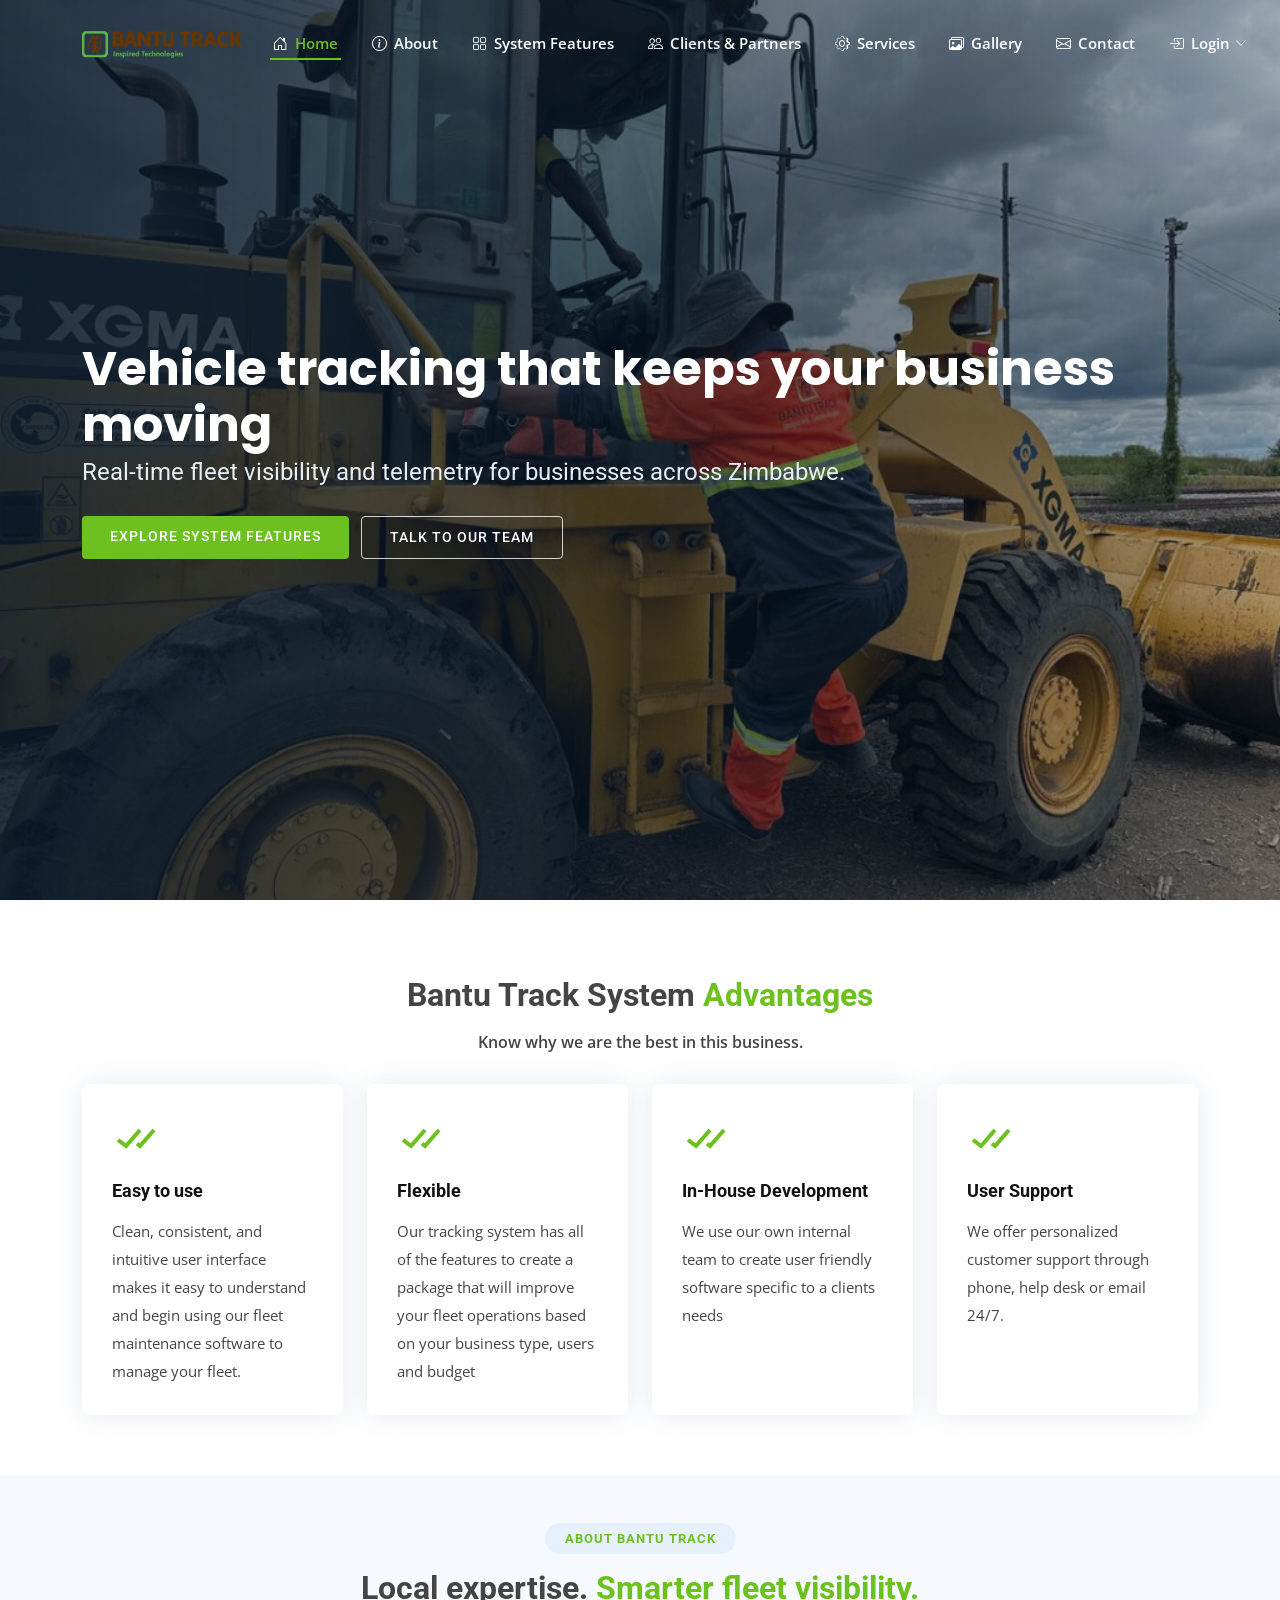
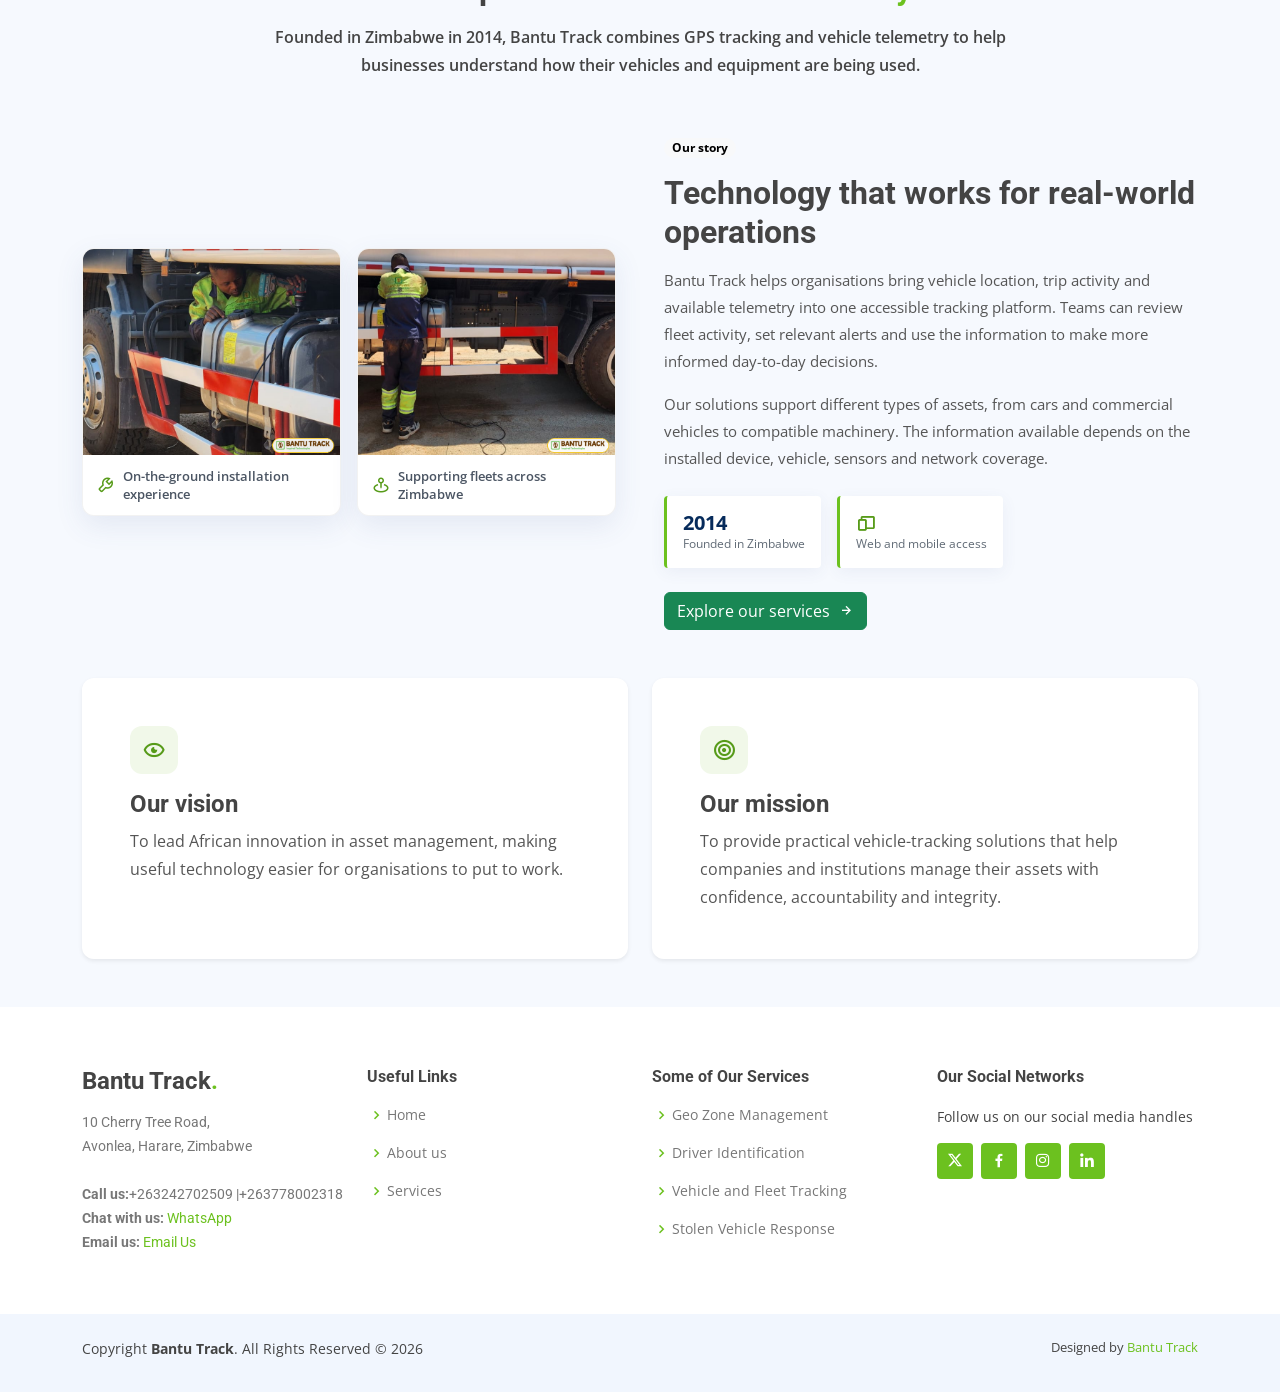
<file: index.html>
<!DOCTYPE html>
<html lang="en">

<head>
  <meta charset="utf-8">
  <meta content="width=device-width, initial-scale=1.0" name="viewport">

  <title>Bantu Track | Vehicle Tracking &amp; Fleet Management in Zimbabwe</title>
  <meta content="Bantu Track provides vehicle tracking and telemetry solutions in Zimbabwe, with real-time fleet visibility, alerts and 24/7 access." name="description">

  <!-- Favicons -->
 <link href="fav.png" rel="icon"> 
  <link href="fav.png" rel="apple-touch-icon">

  <!-- Google Fonts -->
  <link href="https://fonts.googleapis.com/css?family=Open+Sans:300,300i,400,400i,600,600i,700,700i|Roboto:300,300i,400,400i,500,500i,600,600i,700,700i|Poppins:300,300i,400,400i,500,500i,600,600i,700,700i" rel="stylesheet">

  <!-- Vendor CSS Files -->
  <link href="assets/vendor/aos/aos.css" rel="stylesheet">
  <link href="assets/vendor/bootstrap/css/bootstrap.min.css" rel="stylesheet">
  <link href="assets/vendor/bootstrap-icons/bootstrap-icons.css" rel="stylesheet">
  <link href="assets/vendor/boxicons/css/boxicons.min.css" rel="stylesheet">
  <link href="assets/vendor/glightbox/css/glightbox.min.css" rel="stylesheet">
  <link href="assets/vendor/swiper/swiper-bundle.min.css" rel="stylesheet">

  <!-- Template Main CSS File -->
  <link href="assets/css/style.css?v=20261023-home-photo-parallax" rel="stylesheet">


</head>

<body class="home-page">

  <!-- ======= Header ======= -->
  <header id="header" class="d-flex align-items-center">
    <div class="container d-flex align-items-center justify-content-between">

      <h1 class="logo"><a href="index.html"> <img src="assets/img/logo/logo.png" width="160" alt="Bantu Track home"><span></span></a></h1>
      <!-- Uncomment below if you prefer to use an image logo -->
      <!-- <a href="index.html" class="logo"><img src="assets/img/logo.png" alt=""></a>-->

      <nav id="navbar" class="navbar">
        <ul>
          <li><a class="nav-link scrollto active" href="#hero"><i class="bi bi-house-door nav-icon" aria-hidden="true"></i>Home</a></li>
          <li><a class="nav-link scrollto" href="#about"><i class="bi bi-info-circle nav-icon" aria-hidden="true"></i>About</a></li>
          <li><a class="nav-link scrollto" href="systemfeatures.html"><i class="bi bi-grid nav-icon" aria-hidden="true"></i>System Features</a></li>
          <li><a class="nav-link scrollto" href="clientsandpartners.html"><i class="bi bi-people nav-icon" aria-hidden="true"></i>Clients & Partners</a></li>
          <li><a class="nav-link scrollto" href="services.html"><i class="bi bi-gear nav-icon" aria-hidden="true"></i>Services</a></li>
          <li><a class="nav-link scrollto" href="Gallery.html"><i class="bi bi-images nav-icon" aria-hidden="true"></i>Gallery</a></li>
          <li><a class="nav-link scrollto" href="contact.html"><i class="bi bi-envelope nav-icon" aria-hidden="true"></i>Contact</a></li>
        
           <li class="dropdown"><a href="#"><i class="bi bi-box-arrow-in-right nav-icon" aria-hidden="true"></i><span>Login</span> <i class="bi bi-chevron-down"></i></a>
            <ul>
              <li><a href="https://track.bantutrack.co.zw"target="_blank">System 1 Login</a></li>
			<li><a href="https://tracking.bantutrack.co.zw"target="_blank">System 2 Login</a></li>
             
              <li><a href="https://bantutrack.com/version/Account/index.php"target="_blank">Reporting Login</a></li>
             
            </ul>
          </li>
          
        </ul>
        <button type="button" class="bi bi-list mobile-nav-toggle" aria-label="Open navigation" aria-expanded="false"></button>
      </nav><!-- .navbar -->

    </div>
  </header><!-- End Header -->

  <!-- ======= Hero Section ======= -->
  <section id="hero" class="d-flex align-items-center">
    <!-- Fleet and installation photos rotate every 7.5 seconds. -->
    <div id="heroCarousel" class="carousel slide hero-carousel" data-bs-ride="carousel" data-bs-interval="7500" data-bs-pause="false" data-bs-touch="false" aria-hidden="true">
      <div class="carousel-inner">
        <div class="carousel-item active"><div class="hero-slide" style="background-image: url('assets/img/hero/homepage-grader-installation.jpg')"></div></div>
        <div class="carousel-item"><div class="hero-slide" style="background-image: url('assets/img/hero/homepage-fleet-aerial.jpg')"></div></div>
        <div class="carousel-item"><div class="hero-slide" style="background-image: url('assets/img/hero/homepage-regional-trucks.jpg')"></div></div>
        <div class="carousel-item"><div class="hero-slide" style="background-image: url('assets/img/hero/homepage-fleet-sunset.jpg')"></div></div>
      </div>
    </div>
    <div class="hero-mobile-photo" aria-hidden="true"></div>
    <div class="container" data-aos="zoom-out" data-aos-delay="100">
      <h1>Vehicle tracking that keeps your business moving</h1>
      <h2>Real-time fleet visibility and telemetry for businesses across Zimbabwe.</h2>
      <div class="d-flex hero-actions">
        <a href="systemfeatures.html" class="btn-get-started">Explore system features</a>
        <a href="contact.html" class="btn-contact">Talk to our team</a>
      </div>
    </div>
  </section><!-- End Hero -->

  <main id="main">

    <!-- ======= Featured Services Section ======= -->
    <section id="featured-services" class="featured-services">
      <div class="container">
        <div class="section-title" data-aos="fade-up">
          <h3>Bantu Track System <span>Advantages</span></h3>
          <p>Know why we are the best in this business.</p>
        </div>

        <div class="row">
          
          <div class="col-md-6 col-lg-3 d-flex align-items-stretch mb-5 mb-lg-0">
            <div class="icon-box" data-aos="fade-up" data-aos-delay="200">
              <div class="icon"><i class="bx bx-check-double"></i></div>
              <h4 class="title"><a href="systemfeatures.html">Easy to use</a></h4>
              <p class="description">Clean, consistent, and intuitive user interface makes it easy to understand and begin using our fleet maintenance software to manage your fleet.</p>
            </div>
          </div>

          <div class="col-md-6 col-lg-3 d-flex align-items-stretch mb-5 mb-lg-0">
            <div class="icon-box" data-aos="fade-up" data-aos-delay="300">
              <div class="icon"><i class="bx bx-check-double"></i></div>
              <h4 class="title"><a href="services.html">Flexible</a></h4>
              <p class="description">Our tracking system has all of the features to create a package that will improve your fleet operations based on your business type, users and budget</p>
            </div>
          </div>

          <div class="col-md-6 col-lg-3 d-flex align-items-stretch mb-5 mb-lg-0">
            <div class="icon-box" data-aos="fade-up" data-aos-delay="400">
              <div class="icon"><i class="bx bx-check-double"></i></div>
              <h4 class="title"><a href="services.html">In-House Development</a></h4>
              <p class="description">We use our own internal team to create user friendly software specific to a clients needs</p>
            </div>
          </div>

          <div class="col-md-6 col-lg-3 d-flex align-items-stretch mb-5 mb-lg-0">
            <div class="icon-box" data-aos="fade-up" data-aos-delay="100">
              <div class="icon"><i class="bx bx-check-double"></i></div>
              <h4 class="title"><a href="contact.html">User Support</a></h4>
              <p class="description">We offer personalized customer support through phone, help desk or email 24/7.</p>
            </div>
          </div>
        </div>

      </div>
    </section><!-- End Featured Services Section -->

    <!-- ======= About Section ======= -->
    <section id="about" class="about section-bg py-5">
      <div class="container" data-aos="fade-up">

        <div class="section-title mb-4">
          <h2>About Bantu Track</h2>
          <h3>Local expertise. <span>Smarter fleet visibility.</span></h3>
          <p>Founded in Zimbabwe in 2014, Bantu Track combines GPS tracking and vehicle telemetry to help businesses understand how their vehicles and equipment are being used.</p>
        </div>

        <div class="row align-items-center g-4 g-lg-5 mb-5">
          <div class="col-lg-6" data-aos="fade-right" data-aos-delay="100">
            <div class="about-photo-grid">
              <figure class="about-photo about-photo-primary mb-0">
                <img src="assets/img/Gallery/2.jpg" class="img-fluid" alt="Bantu Track technician installing tracking and fuel-monitoring equipment on a customer truck" loading="lazy" decoding="async">
                <figcaption><i class="bx bx-wrench" aria-hidden="true"></i> On-the-ground installation experience</figcaption>
              </figure>
              <figure class="about-photo about-photo-secondary mb-0">
                <img src="assets/img/Gallery/3.jpg" class="img-fluid" alt="Bantu Track technician working on a customer's fleet vehicle" loading="lazy" decoding="async">
                <figcaption><i class="bx bx-map-pin" aria-hidden="true"></i> Supporting fleets across Zimbabwe</figcaption>
              </figure>
            </div>
          </div>

          <div class="col-lg-6" data-aos="fade-up" data-aos-delay="100">
            <div class="about-story">
              <span class="badge rounded-pill text-bg-light mb-3">Our story</span>
              <h3 class="h2 fw-bold mb-3">Technology that works for real-world operations</h3>
              <p>Bantu Track helps organisations bring vehicle location, trip activity and available telemetry into one accessible tracking platform. Teams can review fleet activity, set relevant alerts and use the information to make more informed day-to-day decisions.</p>
              <p>Our solutions support different types of assets, from cars and commercial vehicles to compatible machinery. The information available depends on the installed device, vehicle, sensors and network coverage.</p>
              <div class="d-flex flex-wrap gap-3 mt-4">
                <div class="about-fact">
                  <span class="about-fact-value">2014</span>
                  <span class="about-fact-label">Founded in Zimbabwe</span>
                </div>
                <div class="about-fact">
                  <i class="bx bx-devices" aria-hidden="true"></i>
                  <span class="about-fact-label">Web and mobile access</span>
                </div>
              </div>
              <a href="services.html" class="btn btn-success mt-4">Explore our services <i class="bx bx-right-arrow-alt ms-1" aria-hidden="true"></i></a>
            </div>
          </div>
        </div>

        <div class="row g-4">
          <div class="col-md-6" data-aos="fade-up" data-aos-delay="50">
            <article class="card about-purpose-card h-100 border-0 shadow-sm">
              <div class="card-body p-4 p-lg-5">
                <span class="about-purpose-icon mb-3"><i class="bx bx-show-alt" aria-hidden="true"></i></span>
                <h3 class="h4 fw-bold">Our vision</h3>
                <p class="mb-0">To lead African innovation in asset management, making useful technology easier for organisations to put to work.</p>
              </div>
            </article>
          </div>
          <div class="col-md-6" data-aos="fade-up" data-aos-delay="100">
            <article class="card about-purpose-card h-100 border-0 shadow-sm">
              <div class="card-body p-4 p-lg-5">
                <span class="about-purpose-icon mb-3"><i class="bx bx-bullseye" aria-hidden="true"></i></span>
                <h3 class="h4 fw-bold">Our mission</h3>
                <p class="mb-0">To provide practical vehicle-tracking solutions that help companies and institutions manage their assets with confidence, accountability and integrity.</p>
              </div>
            </article>
          </div>
        </div>

      </div>
    </section><!-- End About Section -->

      

  </main><!-- End #main -->

  <!-- ======= Footer ======= -->
  <footer id="footer">
   
    <div class="footer-top">
      <div class="container">
        <div class="row">

          <div class="col-lg-3 col-md-6 footer-contact">
            <h3>Bantu Track<span>.</span></h3>
            <p>
              10 Cherry Tree Road,<br> Avonlea, Harare, Zimbabwe
               <br><br>
              <strong>Call us:</strong>+263242702509 |+263778002318<br>
              <strong>Chat with us:</strong><a href="https://wa.me/263778002318" target="_blank"> WhatsApp</a><br>
              <strong>Email us:</strong><a href="mailto:operations@bantutrack.co.zw"> Email Us</a>
            </p>
          </div>

          <div class="col-lg-3 col-md-6 footer-links">
            <h4>Useful Links</h4>
            <ul>
              <li><i class="bx bx-chevron-right"></i> <a href="#hero">Home</a></li>
              <li><i class="bx bx-chevron-right"></i> <a href="#about">About us</a></li>
              <li><i class="bx bx-chevron-right"></i> <a href="services.html">Services</a></li>
            
            </ul>
          </div>

          <div class="col-lg-3 col-md-6 footer-links">
            <h4>Some of Our Services</h4>
            <ul>
              <li><i class="bx bx-chevron-right"></i> <a href="services.html">Geo Zone Management</a></li>
              <li><i class="bx bx-chevron-right"></i> <a href="services.html">Driver Identification</a></li>
              <li><i class="bx bx-chevron-right"></i> <a href="services.html">Vehicle and Fleet Tracking</a></li>
              <li><i class="bx bx-chevron-right"></i> <a href="services.html">Stolen Vehicle Response</a></li>

            </ul>
          </div>

          <div class="col-lg-3 col-md-6 footer-links">
            <h4>Our Social Networks</h4>
            <p>Follow us on our social media handles</p>
            <div class="social-links mt-3">
              <a href="https://x.com/BantuTrack?t=Hvoc8bGuflIvMc8Ek7Pkig&s=09" class="twitter"><i class="bx bxl-twitter-x"><svg xmlns="http://www.w3.org/2000/svg" width="14" height="14" viewBox="0 0 24 24"><path fill="currentColor" d="M18.901 1.153h3.68l-8.04 9.19L24 22.846h-7.406l-5.8-7.584l-6.638 7.584H.474l8.6-9.83L0 1.154h7.594l5.243 6.932ZM17.61 20.644h2.039L6.486 3.24H4.298Z"/></svg></i></a>
              <a href="https://www.facebook.com/profile.php?id=100048752917107&mibextid=ZbWKwL" class="facebook"><i class="bx bxl-facebook"></i></a>
              <a href="https://instagram.com/bantutrack?igshid=OGQ5ZDc2ODk2ZA==" class="instagram"><i class="bx bxl-instagram"></i></a>
              <a href="https://www.linkedin.com/company/96684085/admin/feed/posts/" class="linkedin"><i class="bx bxl-linkedin"></i></a>
            </div>
          </div>

        </div>
      </div>
    </div>

    <div class="container py-4">
      <div class="copyright">
        <p> Copyright <strong><span>Bantu Track</span></strong>. All Rights Reserved &copy; 
            <span id="year"></span>
        </p>

        <script>
            document.getElementById("year").textContent = new Date().getFullYear();
        </script>
      </div>
      <div class="credits">
        Designed by <a href="#">Bantu Track</a>
      </div>
    </div>
  </footer><!-- End Footer -->

  <div id="preloader"></div>
  <a href="#" class="back-to-top d-flex align-items-center justify-content-center"><i class="bi bi-arrow-up-short"></i></a>

  <!-- Vendor JS Files -->
  <script src="assets/vendor/purecounter/purecounter_vanilla.js"></script>
  <script src="assets/vendor/aos/aos.js"></script>
  <script src="assets/vendor/bootstrap/js/bootstrap.bundle.min.js"></script>
  <script src="assets/vendor/glightbox/js/glightbox.min.js"></script>
  <script src="assets/vendor/isotope-layout/isotope.pkgd.min.js"></script>
  <script src="assets/vendor/swiper/swiper-bundle.min.js"></script>
  <script src="assets/vendor/waypoints/noframework.waypoints.js"></script>
  <script src="assets/vendor/php-email-form/validate.js"></script>

  <!-- Template Main JS File -->
  <script src="assets/js/main.js?v=20261012-mobile-nav"></script>

</body>

</html>
</file>
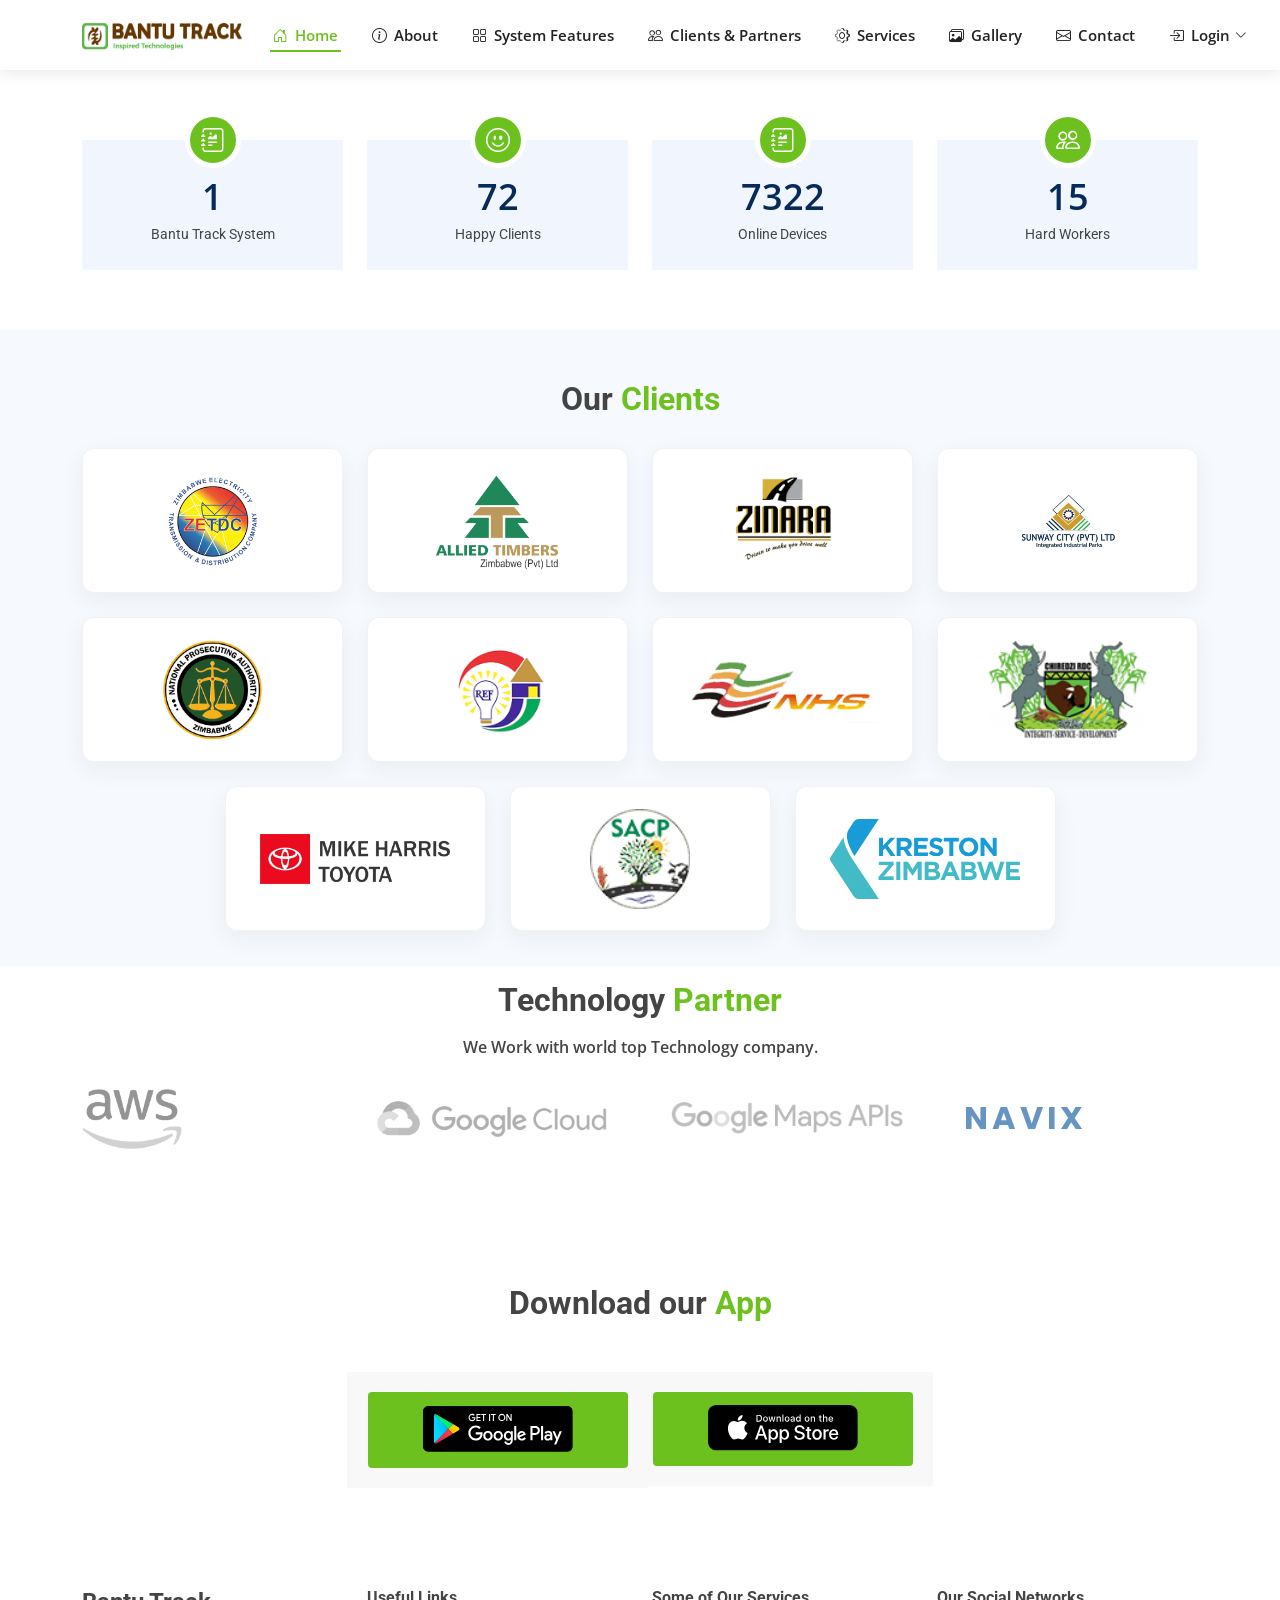
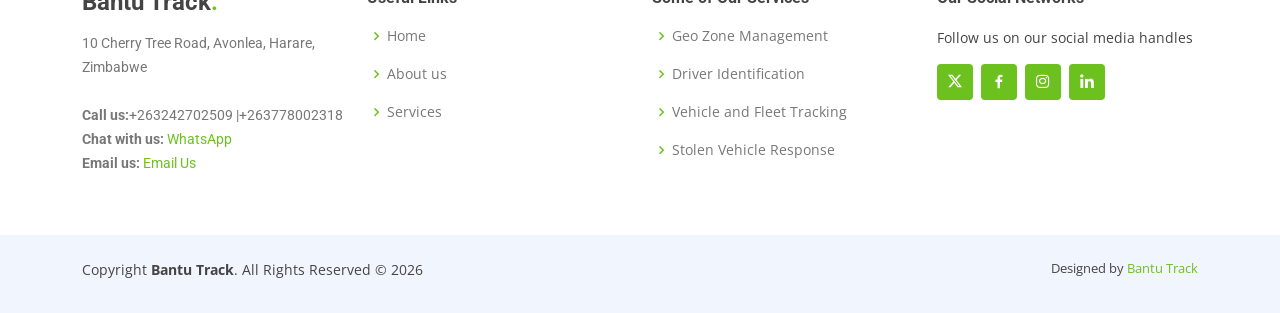
<file: clientsandpartners.html>
<!DOCTYPE html>
<html lang="en">

<head>
  <meta charset="utf-8">
  <meta content="width=device-width, initial-scale=1.0" name="viewport">

  <title>Home - Welcome</title>
  <meta content="" name="description">
  <meta content="" name="keywords">

  <!-- Favicons -->
   <link href="fav.png" rel="icon"> 
  <link href="fav.png" rel="apple-touch-icon">

  <!-- Google Fonts -->
  <link href="https://fonts.googleapis.com/css?family=Open+Sans:300,300i,400,400i,600,600i,700,700i|Roboto:300,300i,400,400i,500,500i,600,600i,700,700i|Poppins:300,300i,400,400i,500,500i,600,600i,700,700i" rel="stylesheet">

  <!-- Vendor CSS Files -->
  <link href="assets/vendor/aos/aos.css" rel="stylesheet">
  <link href="assets/vendor/bootstrap/css/bootstrap.min.css" rel="stylesheet">
  <link href="assets/vendor/bootstrap-icons/bootstrap-icons.css" rel="stylesheet">
  <link href="assets/vendor/boxicons/css/boxicons.min.css" rel="stylesheet">
  <link href="assets/vendor/glightbox/css/glightbox.min.css" rel="stylesheet">
  <link href="assets/vendor/swiper/swiper-bundle.min.css" rel="stylesheet">

  <!-- Template Main CSS File -->
  <link href="assets/css/style.css?v=20261023-publish-client-logos" rel="stylesheet">


</head>

<body>

  <!-- ======= Top Bar ======= -->
  <section id="topbar" class="d-flex align-items-center">
    <div class="container d-flex justify-content-center justify-content-md-between">
      <div class="contact-info d-flex align-items-center">
        <i class="bi bi-envelope d-flex align-items-center"><a href="mailto:operations@bantutrack.co.zw">operations@bantutrack.co.zw</a></i>
        <i class="bi bi-phone d-flex align-items-center ms-4"><span>+263 242 702509/ +263 778 002318</span></i>
      </div>
      <div class="social-links d-none d-md-flex align-items-center">
        <a href="https://x.com/BantuTrack?t=Hvoc8bGuflIvMc8Ek7Pkig&s=09" class="twitter"><i class="bi bi-twitter-x"><svg xmlns="http://www.w3.org/2000/svg" width="14" height="14" viewBox="0 0 24 24"><path fill="currentColor" d="M18.901 1.153h3.68l-8.04 9.19L24 22.846h-7.406l-5.8-7.584l-6.638 7.584H.474l8.6-9.83L0 1.154h7.594l5.243 6.932ZM17.61 20.644h2.039L6.486 3.24H4.298Z"/></svg></i></a>
        <a href="https://www.facebook.com/profile.php?id=100048752917107&mibextid=ZbWKwL" class="facebook"><i class="bi bi-facebook"></i></a>
        <a href="https://instagram.com/bantutrack?igshid=OGQ5ZDc2ODk2ZA==" class="instagram"><i class="bi bi-instagram"></i></a>
        <a href="https://www.linkedin.com/company/bantutrack/" class="linkedin"><i class="bi bi-linkedin"></i></i></a>
      </div>
    </div>
  </section>

  <!-- ======= Header ======= -->
  <header id="header" class="d-flex align-items-center">
    <div class="container d-flex align-items-center justify-content-between">

      <h1 class="logo"><a href="index.html"> <img src="assets/img/logo/logo.png" width="160"><span></span></a></h1>
      <!-- Uncomment below if you prefer to use an image logo -->
      <!-- <a href="index.html" class="logo"><img src="assets/img/logo.png" alt=""></a>-->

      <nav id="navbar" class="navbar">
        <ul>
          <li><a class="nav-link scrollto active" href="index.html#hero"><i class="bi bi-house-door nav-icon" aria-hidden="true"></i>Home</a></li>
          <li><a class="nav-link scrollto" href="index.html#about"><i class="bi bi-info-circle nav-icon" aria-hidden="true"></i>About</a></li>
          <li><a class="nav-link scrollto" href="systemfeatures.html"><i class="bi bi-grid nav-icon" aria-hidden="true"></i>System Features</a></li>
          <li><a class="nav-link scrollto" href="clientsandpartners.html"><i class="bi bi-people nav-icon" aria-hidden="true"></i>Clients & Partners</a></li>
          <li><a class="nav-link scrollto" href="services.html"><i class="bi bi-gear nav-icon" aria-hidden="true"></i>Services</a></li>
          <li><a class="nav-link scrollto" href="Gallery.html"><i class="bi bi-images nav-icon" aria-hidden="true"></i>Gallery</a></li>
          <li><a class="nav-link scrollto" href="contact.html"><i class="bi bi-envelope nav-icon" aria-hidden="true"></i>Contact</a></li>
          <li class="dropdown"><a href="#"><i class="bi bi-box-arrow-in-right nav-icon" aria-hidden="true"></i><span>Login</span> <i class="bi bi-chevron-down"></i></a>
            <ul>
              <li><a href="https://track.bantutrack.co.zw"target="_blank">System 1 Login</a></li>
			<li><a href="https://tracking.bantutrack.co.zw"target="_blank">System 2 Login</a></li>
             
              <li><a href="https://bantutrack.com/version/Account/index.php"target="_blank">Reporting Login</a></li>
             
            </ul>
          </li>
          
          
        </ul>
        <button type="button" class="bi bi-list mobile-nav-toggle" aria-label="Open navigation" aria-expanded="false"></button>
      </nav><!-- .navbar -->

    </div>
  </header><!-- End Header -->

  

  <main id="main">

 

    <!-- ======= Counts Section ======= -->
    <section id="counts" class="counts">
      <div class="container" data-aos="fade-up">

        <div class="row">
 <div class="col-lg-3 col-md-6">
            <div class="count-box">
              <i class="bi  bi-journal-richtext"></i>
              <span data-purecounter-start="0" data-purecounter-end="1" data-purecounter-duration="1" class="purecounter"></span>
              <p>Bantu Track System</p>
            </div>
          </div>
          <div class="col-lg-3 col-md-6">
            <div class="count-box">
              <i class="bi bi-emoji-smile"></i>
              <span data-purecounter-start="0" data-purecounter-end="72" data-purecounter-duration="1" class="purecounter"></span>
              <p>Happy Clients</p>
            </div>
          </div>

          <div class="col-lg-3 col-md-6 mt-5 mt-md-0">
            <div class="count-box">
              <i class="bi bi-journal-richtext"></i>
              <span data-purecounter-start="0" data-purecounter-end="7322" data-purecounter-duration="1" class="purecounter"></span>
              <p>Online Devices</p>
            </div>
          </div>

        

          <div class="col-lg-3 col-md-6 mt-5 mt-lg-0">
            <div class="count-box">
              <i class="bi bi-people"></i>
              <span data-purecounter-start="0" data-purecounter-end="15" data-purecounter-duration="1" class="purecounter"></span>
              <p>Hard Workers</p>
            </div>
          </div>

        </div>

      </div>
    </section><!-- End Counts Section -->

    <!-- ======= Clients Section ======= -->
    
    <section id="clients" class="clients section-bg">
      <div class="container" data-aos="zoom-in">
        <div class="section-title">
       
          <h3>Our <span>Clients</span></h3>
          
        </div>
        <div class="row justify-content-center">

          <div class="col-lg-3 col-md-4 col-6 d-flex align-items-stretch">
            <div class="client-logo"><img src="assets/img/clients/ZESAlogo.png" class="img-fluid" alt="ZETDC"></div>
          </div>

          <div class="col-lg-3 col-md-4 col-6 d-flex align-items-stretch">
            <div class="client-logo"><img src="assets/img/clients/Allied Timbers.png" class="img-fluid" alt="Allied Timber"></div>
          </div>

          <div class="col-lg-3 col-md-4 col-6 d-flex align-items-stretch">
            <div class="client-logo"><img src="assets/img/clients/zilala-logo.png" class="img-fluid" alt="ZINARA"></div>
          </div>

          <div class="col-lg-3 col-md-4 col-6 d-flex align-items-stretch">
            <div class="client-logo"><img src="assets/img/clients/sunway-city-logo.jpeg" class="img-fluid" alt="Sunway City (Pvt) Ltd"></div>
          </div>

          <div class="col-lg-3 col-md-4 col-6 d-flex align-items-stretch">
            <div class="client-logo"><img src="assets/img/clients/national-prosecuting-authority.png" class="img-fluid" alt="National Prosecuting Authority of Zimbabwe"></div>
          </div>

          <div class="col-lg-3 col-md-4 col-6 d-flex align-items-stretch">
            <div class="client-logo"><img src="assets/img/clients/ref-logo.png" class="img-fluid" alt="REF"></div>
          </div>

          <div class="col-lg-3 col-md-4 col-6 d-flex align-items-stretch">
            <div class="client-logo"><img src="assets/img/clients/nhs-logo.jpg" class="img-fluid" alt="NHS"></div>
          </div>

          <div class="col-lg-3 col-md-4 col-6 d-flex align-items-stretch">
            <div class="client-logo"><img src="assets/img/clients/chiredzi-rdc-logo.png" class="img-fluid" alt="Chiredzi Rural District Council"></div>
          </div>

          <div class="col-lg-3 col-md-4 col-6 d-flex align-items-stretch">
            <div class="client-logo"><img src="assets/img/clients/mike-harris-toyota-logo.jpg" class="img-fluid" alt="Mike Harris Toyota"></div>
          </div>

          <div class="col-lg-3 col-md-4 col-6 d-flex align-items-stretch">
            <div class="client-logo"><img src="assets/img/clients/sacp-logo.png" class="img-fluid" alt="SACP"></div>
          </div>

          <div class="col-lg-3 col-md-4 col-6 d-flex align-items-stretch">
            <div class="client-logo"><img src="assets/img/clients/kreston-zimbabwe-logo.webp" class="img-fluid" alt="Kreston Zimbabwe"></div>
          </div>
         

        </div>

      </div>
    </section>
    <!-- End Clients Section -->
   <!-- ======= Partners Section ======= -->
   <section id="partners" class="partners">
    <div class="container" data-aos="zoom-out">
      <div class="section-title">
       
        <h3>Technology <span>Partner</span></h3>
        <p>We Work with world top Technology company.</p>
      </div>

      <div class="partners-slider swiper">
        <div class="swiper-wrapper align-items-center">
          <div class="swiper-slide"><img src="assets/img/partners/aws.png" class="img-fluid" alt="Amazon Web Services"></div>
          <div class="swiper-slide"><img src="assets/img/partners/Google_Cloud_logo.png" class="img-fluid" alt="Google Cloud"></div>
          <div class="swiper-slide"><img src="assets/img/partners/Google_maps_APIs.png" class="img-fluid" alt="Google Maps"></div>
          <div class="swiper-slide"><span class="navix-wordmark" role="img" aria-label="NAVIX">NAVIX</span></div>
        </div>
      </div>

    </div>
  </section><!-- End Partners Section -->
  <section id="pricing" class="pricing">
    <div class="container" data-aos="fade-up">
      <div class="section-title">
       
        <h3>Download our <span>App</span></h3>
       
      </div>
    <div class="row"  data-aos="fade-up" data-aos-delay="100">
      <div class="col-lg-3 col-md-6">
       
      </div>
<div class="col-lg-3 col-md-6">
  <div class="btn-wrap">
    <a href="https://play.google.com/store/apps/details?id=com.track.bantutrack&amp;pcampaignid=web_share" target="_blank" class="btn-buy"><img src="assets/img/google-play-icon.2bd393a7f37d635743fa3bd9ce88c335.svg" alt="image" width="150" style="margin: 5px 20px;"></a>
  </div>
</div>
<div class="col-lg-3 col-md-6" >
  <div class="btn-wrap">
    <a href="https://apps.apple.com/us/app/bantutrack/id6464457145" class="btn-buy" target="_blank"><img src="assets/img/appstore-icon.159cac58992d120020b863f62f5b1e42.svg" alt="image" width="150" style="margin: 5px 20px;"></a>
  </div>
</div>
<div class="col-lg-3 col-md-6">
 
</div>

  </div>
</div>
</section>


  </main><!-- End #main -->

  <!-- ======= Footer ======= -->
  <footer id="footer">
   
    <div class="footer-top">
      <div class="container">
        <div class="row">

          <div class="col-lg-3 col-md-6 footer-contact">
            <h3>Bantu Track<span>.</span></h3>
            <p>
            10 Cherry Tree Road, Avonlea, Harare, Zimbabwe<br><br>
            <strong>Call us:</strong>+263242702509 |+263778002318<br>
            <strong>Chat with us:</strong><a href="https://wa.me/263778002318" target="_blank"> WhatsApp</a><br>
            <strong>Email us:</strong><a href="mailto:operations@bantutrack.co.zw"> Email Us</a>
            </p>
          </div>

          <div class="col-lg-3 col-md-6 footer-links">
            <h4>Useful Links</h4>
            <ul>
              <li><i class="bx bx-chevron-right"></i> <a href="#hero">Home</a></li>
              <li><i class="bx bx-chevron-right"></i> <a href="#about">About us</a></li>
              <li><i class="bx bx-chevron-right"></i> <a href="#services">Services</a></li>
            
            </ul>
          </div>

          <div class="col-lg-3 col-md-6 footer-links">
            <h4>Some of Our Services</h4>
            <ul>
              <li><i class="bx bx-chevron-right"></i> <a href="#services">Geo Zone Management </a></li>
              <li><i class="bx bx-chevron-right"></i> <a href="#services">Driver Identification</a></li>
              <li><i class="bx bx-chevron-right"></i> <a href="#services">Vehicle and Fleet Tracking</a></li>
              <li><i class="bx bx-chevron-right"></i> <a href="#services">Stolen Vehicle Response</a></li>

            </ul>
          </div>

          <div class="col-lg-3 col-md-6 footer-links">
            <h4>Our Social Networks</h4>
            <p>Follow us on our social media handles</p>
            <div class="social-links mt-3">
              <a href="https://x.com/BantuTrack?t=Hvoc8bGuflIvMc8Ek7Pkig&s=09" class="twitter"><i class="bx bxl-twitter-x"><svg xmlns="http://www.w3.org/2000/svg" width="14" height="14" viewBox="0 0 24 24"><path fill="currentColor" d="M18.901 1.153h3.68l-8.04 9.19L24 22.846h-7.406l-5.8-7.584l-6.638 7.584H.474l8.6-9.83L0 1.154h7.594l5.243 6.932ZM17.61 20.644h2.039L6.486 3.24H4.298Z"/></svg></i></a>
              <a href="https://www.facebook.com/profile.php?id=100048752917107&mibextid=ZbWKwL" class="facebook"><i class="bx bxl-facebook"></i></a>
              <a href="#" class="https://instagram.com/bantutrack?igshid=OGQ5ZDc2ODk2ZA=="><i class="bx bxl-instagram"></i></a>
              <a href="https://www.linkedin.com/company/96684085/admin/feed/posts/" class="linkedin"><i class="bx bxl-linkedin"></i></a>
            </div>
          </div>

        </div>
      </div>
    </div>

    <div class="container py-4">
      <div class="copyright">
        <p> Copyright <strong><span>Bantu Track</span></strong>. All Rights Reserved &copy;
            <span id="year"></span>
        </p>
        
        <script>
            document.getElementById("year").textContent = new Date().getFullYear();
        </script>
      </div>
      <div class="credits">
       
        Designed by <a href="#">Bantu Track</a>
      </div>
    </div>
  </footer><!-- End Footer -->

  <div id="preloader"></div>
  <a href="#" class="back-to-top d-flex align-items-center justify-content-center"><i class="bi bi-arrow-up-short"></i></a>

  <!-- Vendor JS Files -->
  <script src="assets/vendor/purecounter/purecounter_vanilla.js"></script>
  <script src="assets/vendor/aos/aos.js"></script>
  <script src="assets/vendor/bootstrap/js/bootstrap.bundle.min.js"></script>
  <script src="assets/vendor/glightbox/js/glightbox.min.js"></script>
  <script src="assets/vendor/isotope-layout/isotope.pkgd.min.js"></script>
  <script src="assets/vendor/swiper/swiper-bundle.min.js"></script>
  <script src="assets/vendor/waypoints/noframework.waypoints.js"></script>
  <script src="assets/vendor/php-email-form/validate.js"></script>

  <!-- Template Main JS File -->
  <script src="assets/js/main.js?v=20261012-mobile-nav"></script>

</body>

</html>
</file>
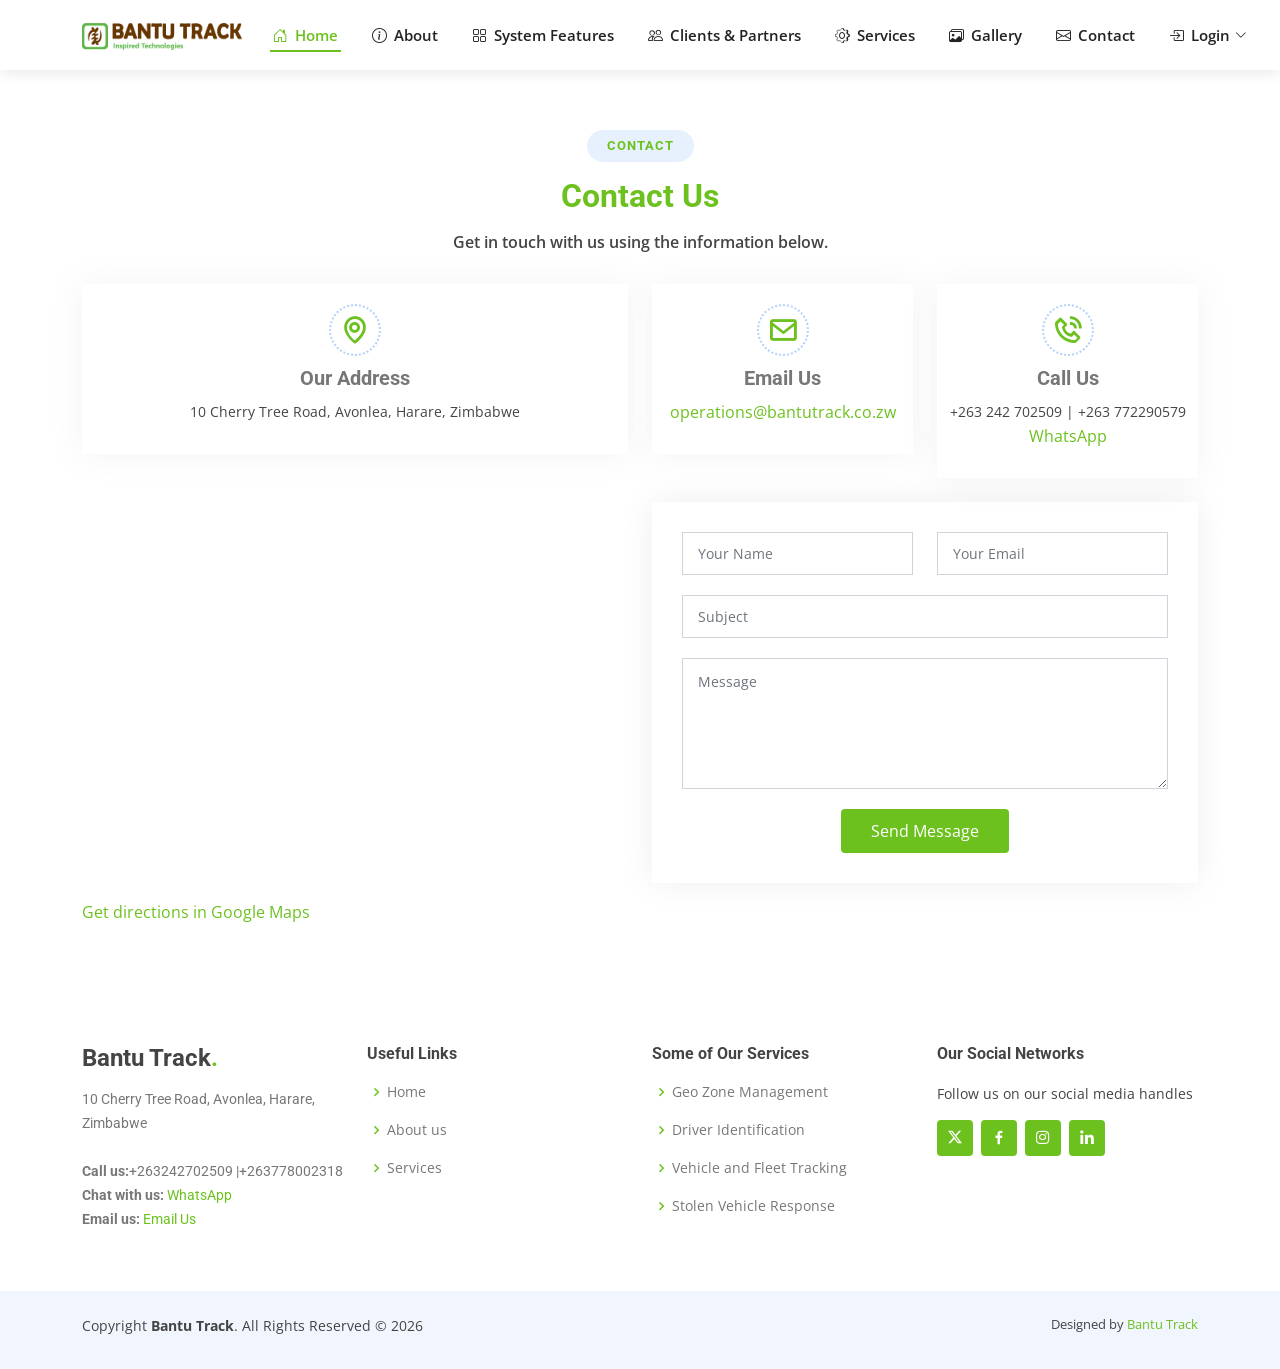
<file: contact.html>
<!DOCTYPE html>
<html lang="en">

<head>
  <meta charset="utf-8">
  <meta content="width=device-width, initial-scale=1.0" name="viewport">

  <title>Home - Welcome</title>
  <meta content="" name="description">
  <meta content="" name="keywords">

  <!-- Favicons -->
 <link href="fav.png" rel="icon"> 
  <link href="fav.png" rel="apple-touch-icon">

  <!-- Google Fonts -->
  <link href="https://fonts.googleapis.com/css?family=Open+Sans:300,300i,400,400i,600,600i,700,700i|Roboto:300,300i,400,400i,500,500i,600,600i,700,700i|Poppins:300,300i,400,400i,500,500i,600,600i,700,700i" rel="stylesheet">

  <!-- Vendor CSS Files -->
  <link href="assets/vendor/aos/aos.css" rel="stylesheet">
  <link href="assets/vendor/bootstrap/css/bootstrap.min.css" rel="stylesheet">
  <link href="assets/vendor/bootstrap-icons/bootstrap-icons.css" rel="stylesheet">
  <link href="assets/vendor/boxicons/css/boxicons.min.css" rel="stylesheet">
  <link href="assets/vendor/glightbox/css/glightbox.min.css" rel="stylesheet">
  <link href="assets/vendor/swiper/swiper-bundle.min.css" rel="stylesheet">

  <!-- Template Main CSS File -->
  <link href="assets/css/style.css?v=20261012-mobile-nav" rel="stylesheet">


</head>

<body>

  <!-- ======= Top Bar ======= -->
  <section id="topbar" class="d-flex align-items-center">
    <div class="container d-flex justify-content-center justify-content-md-between">
      <div class="contact-info d-flex align-items-center">
        <i class="bi bi-envelope d-flex align-items-center"><a href="mailto:operations@bantutrack.co.zw">operations@bantutrack.co.zw</a></i>
        <i class="bi bi-phone d-flex align-items-center ms-4"><span>+263 242 702509/ +263 778 002318</span></i>
      </div>
      <div class="social-links d-none d-md-flex align-items-center">
        <a href="https://x.com/BantuTrack?t=Hvoc8bGuflIvMc8Ek7Pkig&s=09" class="twitter"><i class="bi bi-twitter-x"><svg xmlns="http://www.w3.org/2000/svg" width="14" height="14" viewBox="0 0 24 24"><path fill="currentColor" d="M18.901 1.153h3.68l-8.04 9.19L24 22.846h-7.406l-5.8-7.584l-6.638 7.584H.474l8.6-9.83L0 1.154h7.594l5.243 6.932ZM17.61 20.644h2.039L6.486 3.24H4.298Z"/></svg></i></a>
        <a href="https://www.facebook.com/profile.php?id=100048752917107&mibextid=ZbWKwL" class="facebook"><i class="bi bi-facebook"></i></a>
        <a href="https://instagram.com/bantutrack?igshid=OGQ5ZDc2ODk2ZA==" class="instagram"><i class="bi bi-instagram"></i></a>
        <a href="https://www.linkedin.com/company/bantutrack/" class="linkedin"><i class="bi bi-linkedin"></i></i></a>
      </div>
    </div>
  </section>

  <!-- ======= Header ======= -->
  <header id="header" class="d-flex align-items-center">
    <div class="container d-flex align-items-center justify-content-between">

      <h1 class="logo"><a href="index.html"> <img src="assets/img/logo/logo.png" width="160"><span></span></a></h1>
      <!-- Uncomment below if you prefer to use an image logo -->
      <!-- <a href="index.html" class="logo"><img src="assets/img/logo.png" alt=""></a>-->
      <nav id="navbar" class="navbar">
        <ul>
          <li><a class="nav-link scrollto active" href="index.html#hero"><i class="bi bi-house-door nav-icon" aria-hidden="true"></i>Home</a></li>
          <li><a class="nav-link scrollto" href="index.html#about"><i class="bi bi-info-circle nav-icon" aria-hidden="true"></i>About</a></li>
          <li><a class="nav-link scrollto" href="systemfeatures.html"><i class="bi bi-grid nav-icon" aria-hidden="true"></i>System Features</a></li>
          <li><a class="nav-link scrollto" href="clientsandpartners.html"><i class="bi bi-people nav-icon" aria-hidden="true"></i>Clients & Partners</a></li>
          <li><a class="nav-link scrollto" href="services.html"><i class="bi bi-gear nav-icon" aria-hidden="true"></i>Services</a></li>
          <li><a class="nav-link scrollto" href="Gallery.html"><i class="bi bi-images nav-icon" aria-hidden="true"></i>Gallery</a></li>
          <li><a class="nav-link scrollto" href="contact.html"><i class="bi bi-envelope nav-icon" aria-hidden="true"></i>Contact</a></li>
          
          <li class="dropdown"><a href="#"><i class="bi bi-box-arrow-in-right nav-icon" aria-hidden="true"></i><span>Login</span> <i class="bi bi-chevron-down"></i></a>
            <ul>
              <li><a href="https://track.bantutrack.co.zw"target="_blank">System 1 Login</a></li>
			<li><a href="https://tracking.bantutrack.co.zw"target="_blank">System 2 Login</a></li>
             
              <li><a href="https://bantutrack.com/version/Account/index.php"target="_blank">Reporting Login</a></li>
             
            </ul>
          </li>
          
          
        </ul>
        <button type="button" class="bi bi-list mobile-nav-toggle" aria-label="Open navigation" aria-expanded="false"></button>
      </nav><!-- .navbar -->

    </div>
  </header><!-- End Header -->

 

  <main id="main">
    <!-- ======= Contact Section ======= -->
    <section id="contact" class="contact">
      <div class="container" data-aos="fade-up">

        <div class="section-title">
          <h2>Contact</h2>
          <h3><span>Contact Us</span></h3>
          <p>Get in touch with us using the information below.</p>
        </div>

        <div class="row" data-aos="fade-up" data-aos-delay="100">
          <div class="col-lg-6">
            <div class="info-box mb-4">
              <i class="bx bx-map"></i>
              <h3>Our Address</h3>
              <p>
                10 Cherry Tree Road,
                Avonlea, Harare,
                Zimbabwe
                
              </p>
            </div>
          </div>

          <div class="col-lg-3 col-md-6">
            <div class="info-box  mb-4">
              <i class="bx bx-envelope"></i>
              <h3>Email Us</h3>
              <a href="mailto:operations@bantutrack.co.zw">operations@bantutrack.co.zw</a>
            </div>
          </div>

          <div class="col-lg-3 col-md-6">
            <div class="info-box  mb-4">
              <i class="bx bx-phone-call"></i>
              <h3>Call Us</h3>
              <p>+263 242 702509 | +263 772290579</p>
              <a href="https://wa.me/263778002318" target="_blank"> WhatsApp</a><br>
            </div>
          </div>

        </div>

        <div class="row" data-aos="fade-up" data-aos-delay="100">

          <div class="col-lg-6 ">
         
            <iframe
              class="mb-2"
              src="https://maps.google.com/maps?q=Bantu%20Track%2C%2010%20Cherry%20Tree%20Road%2C%20Avonlea%2C%20Harare%2C%20Zimbabwe&amp;output=embed"
              title="Map to Bantu Track, 10 Cherry Tree Road, Avonlea, Harare"
              style="border:0; width: 100%; height: 384px;"
              loading="lazy"
              referrerpolicy="no-referrer-when-downgrade"
              allowfullscreen>
            </iframe>
            <a href="https://www.google.com/maps/dir/?api=1&amp;destination=Bantu%20Track%2C%2010%20Cherry%20Tree%20Road%2C%20Avonlea%2C%20Harare%2C%20Zimbabwe" target="_blank" rel="noopener noreferrer">Get directions in Google Maps</a>
          </div>

          <div class="col-lg-6" id="enquire">
            <form action="forms/contact.php" method="post" role="form" class="php-email-form">
              <div class="row">
                <div class="col form-group">
                  <input type="text" name="name" class="form-control" id="name" placeholder="Your Name" required>
                </div>
                <div class="col form-group">
                  <input type="email" class="form-control" name="email" id="email" placeholder="Your Email" required>
                </div>
              </div>
              <div class="form-group">
                <input type="text" class="form-control" name="subject" id="subject" placeholder="Subject" required>
              </div>
              <div class="form-group">
                <textarea class="form-control" name="message" rows="5" placeholder="Message" required></textarea>
              </div>
              <div class="my-3">
                <div class="loading">Loading</div>
                <div class="error-message"></div>
                <div class="sent-message">Your message has been sent. Thank you!</div>
              </div>
              <div class="text-center"><button type="submit">Send Message</button></div>
            </form>
          </div>

        </div>

      </div>
    </section><!-- End Contact Section -->

  </main><!-- End #main -->

  <!-- ======= Footer ======= -->
  <footer id="footer">
   
    <div class="footer-top">
      <div class="container">
        <div class="row">

          <div class="col-lg-3 col-md-6 footer-contact">
            <h3>Bantu Track<span>.</span></h3>
            <p>
          10 Cherry Tree Road, Avonlea, Harare, Zimbabwe  <br><br>
            <strong>Call us:</strong>+263242702509 |+263778002318<br>
            <strong>Chat with us:</strong><a href="https://wa.me/263778002318" target="_blank"> WhatsApp</a><br>
            <strong>Email us:</strong><a href="mailto:operations@bantutrack.co.zw"> Email Us</a>
            </p>
          </div>

          <div class="col-lg-3 col-md-6 footer-links">
            <h4>Useful Links</h4>
            <ul>
              <li><i class="bx bx-chevron-right"></i> <a href="#hero">Home</a></li>
              <li><i class="bx bx-chevron-right"></i> <a href="#about">About us</a></li>
              <li><i class="bx bx-chevron-right"></i> <a href="#services">Services</a></li>
            
            </ul>
          </div>

          <div class="col-lg-3 col-md-6 footer-links">
            <h4>Some of Our Services</h4>
            <ul>
              <li><i class="bx bx-chevron-right"></i> <a href="#services">Geo Zone Management </a></li>
              <li><i class="bx bx-chevron-right"></i> <a href="#services">Driver Identification</a></li>
              <li><i class="bx bx-chevron-right"></i> <a href="#services">Vehicle and Fleet Tracking</a></li>
              <li><i class="bx bx-chevron-right"></i> <a href="#services">Stolen Vehicle Response</a></li>

            </ul>
          </div>

          <div class="col-lg-3 col-md-6 footer-links">
            <h4>Our Social Networks</h4>
            <p>Follow us on our social media handles</p>
            <div class="social-links mt-3">
              <a href="https://x.com/BantuTrack?t=Hvoc8bGuflIvMc8Ek7Pkig&s=09" class="twitter"><i class="bx bxl-twitter-x"><svg xmlns="http://www.w3.org/2000/svg" width="14" height="14" viewBox="0 0 24 24"><path fill="currentColor" d="M18.901 1.153h3.68l-8.04 9.19L24 22.846h-7.406l-5.8-7.584l-6.638 7.584H.474l8.6-9.83L0 1.154h7.594l5.243 6.932ZM17.61 20.644h2.039L6.486 3.24H4.298Z"/></svg></i></a>
              <a href="https://www.facebook.com/profile.php?id=100048752917107&mibextid=ZbWKwL" class="facebook"><i class="bx bxl-facebook"></i></a>
              <a href="#" class="https://instagram.com/bantutrack?igshid=OGQ5ZDc2ODk2ZA=="><i class="bx bxl-instagram"></i></a>
              <a href="https://www.linkedin.com/company/96684085/admin/feed/posts/" class="linkedin"><i class="bx bxl-linkedin"></i></a>
            </div>
          </div>

        </div>
      </div>
    </div>

    <div class="container py-4">
      <div class="copyright">
        <p> Copyright <strong><span>Bantu Track</span></strong>. All Rights Reserved &copy;
            <span id="year"></span>
        </p>
        
        <script>
            document.getElementById("year").textContent = new Date().getFullYear();
        </script>
      </div>
      <div class="credits">
       
        Designed by <a href="#">Bantu Track</a>
      </div>
    </div>
  </footer><!-- End Footer -->

  <div id="preloader"></div>
  <a href="#" class="back-to-top d-flex align-items-center justify-content-center"><i class="bi bi-arrow-up-short"></i></a>

  <!-- Vendor JS Files -->
  <script src="assets/vendor/purecounter/purecounter_vanilla.js"></script>
  <script src="assets/vendor/aos/aos.js"></script>
  <script src="assets/vendor/bootstrap/js/bootstrap.bundle.min.js"></script>
  <script src="assets/vendor/glightbox/js/glightbox.min.js"></script>
  <script src="assets/vendor/isotope-layout/isotope.pkgd.min.js"></script>
  <script src="assets/vendor/swiper/swiper-bundle.min.js"></script>
  <script src="assets/vendor/waypoints/noframework.waypoints.js"></script>
  <script src="assets/vendor/php-email-form/validate.js"></script>

  <!-- Template Main JS File -->
  <script src="assets/js/main.js?v=20261012-mobile-nav"></script>

</body>

</html>
</file>
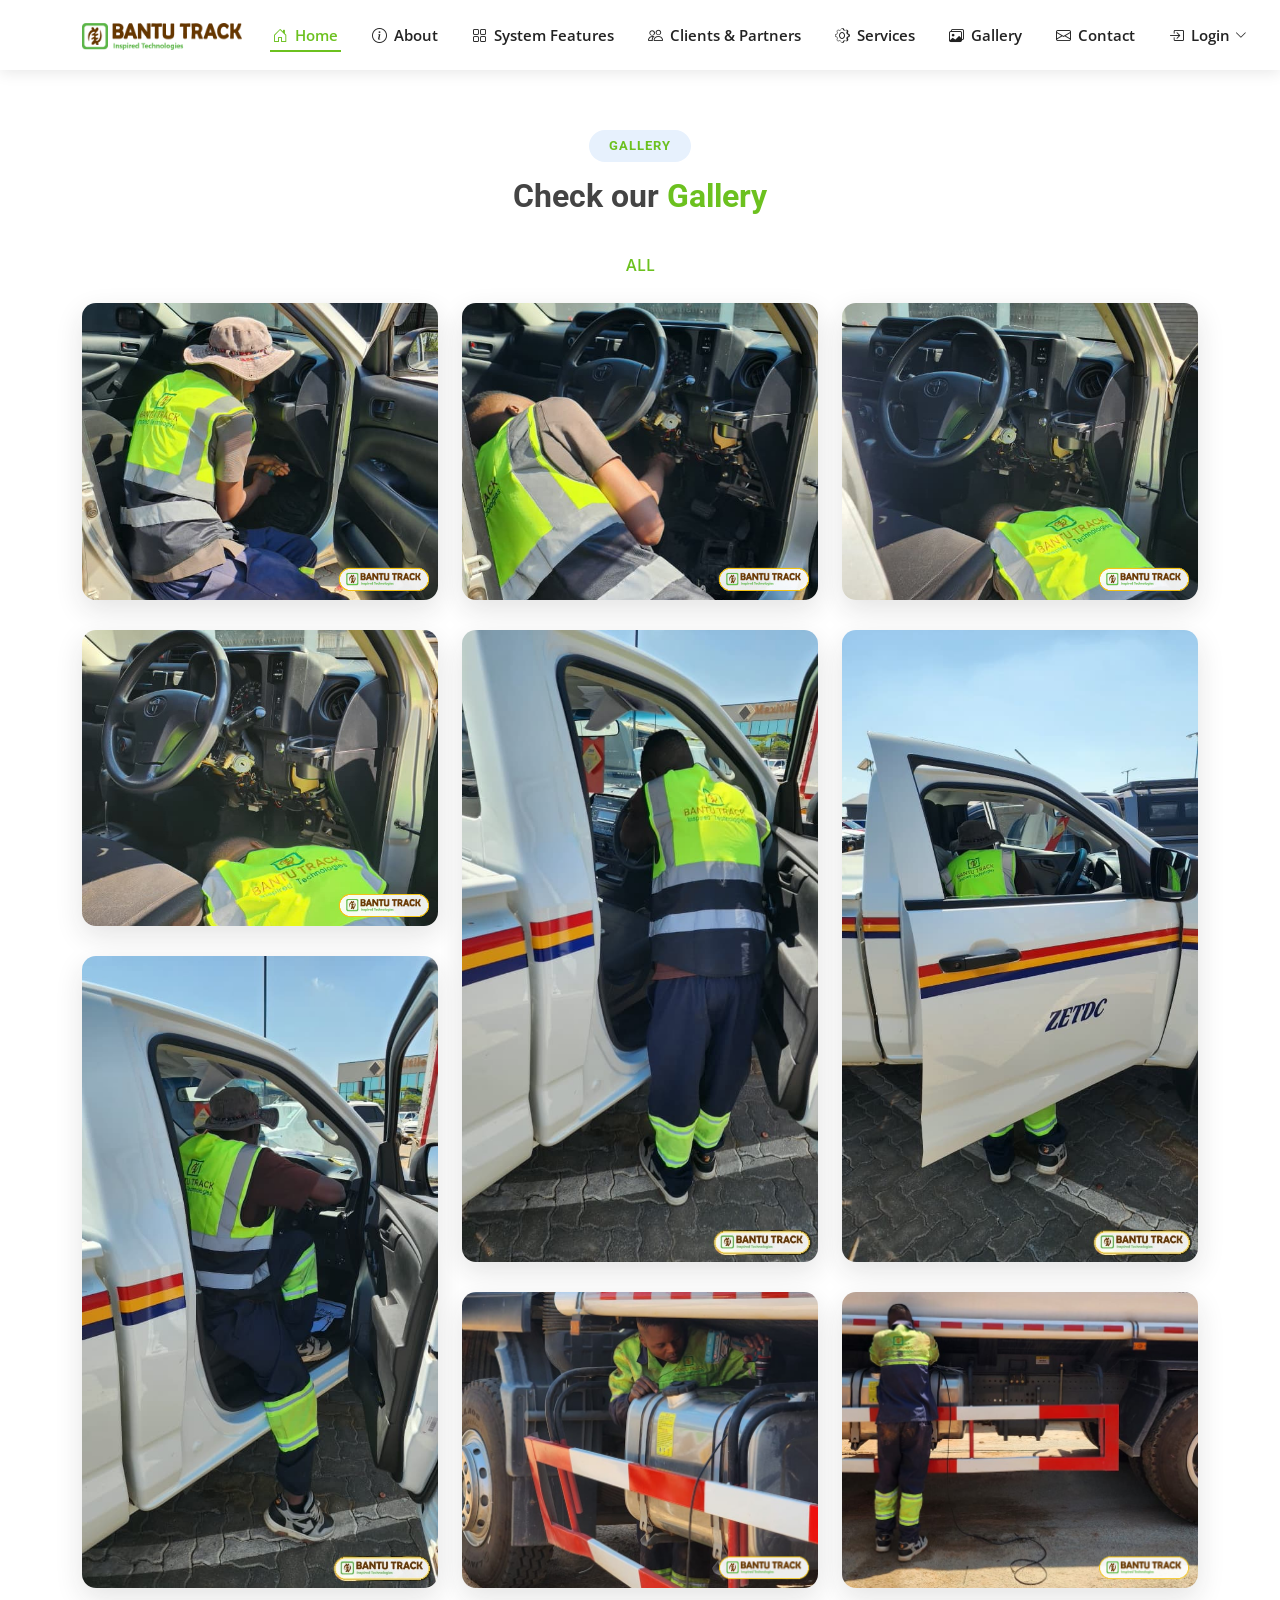
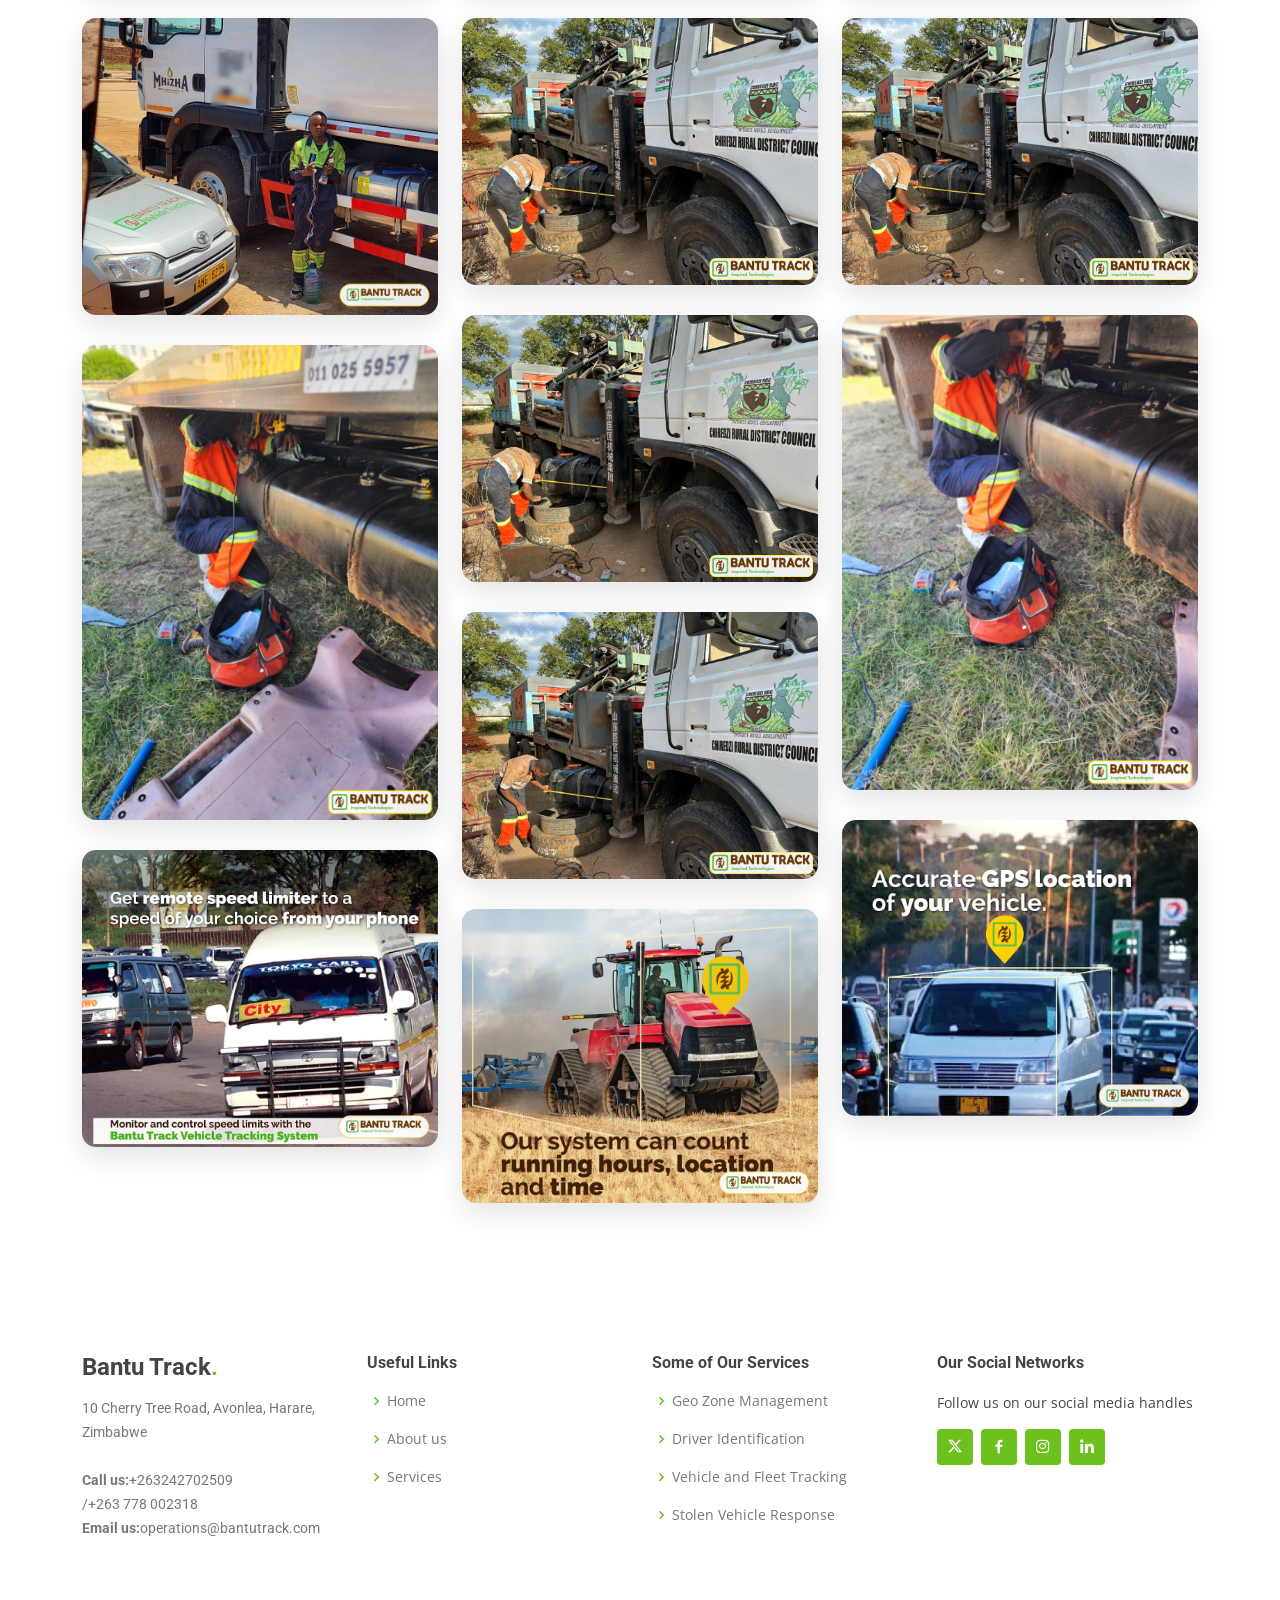
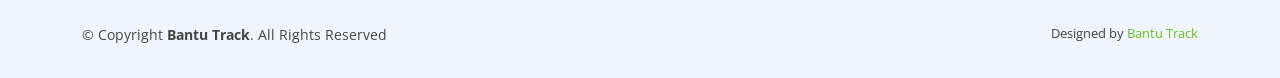
<file: Gallery.html>
<!DOCTYPE html>
<html lang="en">

<head>
  <meta charset="utf-8">
  <meta content="width=device-width, initial-scale=1.0" name="viewport">

  <title>Home - Welcome</title>
  <meta content="" name="description">
  <meta content="" name="keywords">

  <!-- Favicons -->
 <link href="fav.png" rel="icon"> 
  <link href="fav.png" rel="apple-touch-icon">

  <!-- Google Fonts -->
  <link href="https://fonts.googleapis.com/css?family=Open+Sans:300,300i,400,400i,600,600i,700,700i|Roboto:300,300i,400,400i,500,500i,600,600i,700,700i|Poppins:300,300i,400,400i,500,500i,600,600i,700,700i" rel="stylesheet">

  <!-- Vendor CSS Files -->
  <link href="assets/vendor/aos/aos.css" rel="stylesheet">
  <link href="assets/vendor/bootstrap/css/bootstrap.min.css" rel="stylesheet">
  <link href="assets/vendor/bootstrap-icons/bootstrap-icons.css" rel="stylesheet">
  <link href="assets/vendor/boxicons/css/boxicons.min.css" rel="stylesheet">
  <link href="assets/vendor/glightbox/css/glightbox.min.css" rel="stylesheet">
  <link href="assets/vendor/swiper/swiper-bundle.min.css" rel="stylesheet">

  <!-- Template Main CSS File -->
  <link href="assets/css/style.css?v=20261023-publish-gallery-updates" rel="stylesheet">


</head>

<body class="gallery-page">

  <!-- ======= Top Bar ======= -->
  <section id="topbar" class="d-flex align-items-center">
    <div class="container d-flex justify-content-center justify-content-md-between">
      <div class="contact-info d-flex align-items-center">
        <i class="bi bi-envelope d-flex align-items-center"><a href="mailto:operations@bantutrack.co.zw">operations@bantutrack.co.zw</a></i>
        <i class="bi bi-phone d-flex align-items-center ms-4"><span>+263 242 702509/ +263 778 002318</span></i>
      </div>
      <div class="social-links d-none d-md-flex align-items-center">
        <a href="https://x.com/BantuTrack?t=Hvoc8bGuflIvMc8Ek7Pkig&s=09" class="twitter"><i class="bi bi-twitter-x"><svg xmlns="http://www.w3.org/2000/svg" width="14" height="14" viewBox="0 0 24 24"><path fill="currentColor" d="M18.901 1.153h3.68l-8.04 9.19L24 22.846h-7.406l-5.8-7.584l-6.638 7.584H.474l8.6-9.83L0 1.154h7.594l5.243 6.932ZM17.61 20.644h2.039L6.486 3.24H4.298Z"/></svg></i></a>
        <a href="https://www.facebook.com/profile.php?id=100048752917107&mibextid=ZbWKwL" class="facebook"><i class="bi bi-facebook"></i></a>
        <a href="https://instagram.com/bantutrack?igshid=OGQ5ZDc2ODk2ZA==" class="instagram"><i class="bi bi-instagram"></i></a>
        <a href="https://www.linkedin.com/company/bantutrack/" class="linkedin"><i class="bi bi-linkedin"></i></i></a>
      </div>
    </div>
  </section>

  <!-- ======= Header ======= -->
  <header id="header" class="d-flex align-items-center">
    <div class="container d-flex align-items-center justify-content-between">

      <h1 class="logo"><a href="index.html"> <img src="assets/img/logo/logo.png" width="160"><span></span></a></h1>
      <!-- Uncomment below if you prefer to use an image logo -->
      <!-- <a href="index.html" class="logo"><img src="assets/img/logo.png" alt=""></a>-->

      <nav id="navbar" class="navbar">
        <ul>
          <li><a class="nav-link scrollto active" href="index.html#hero"><i class="bi bi-house-door nav-icon" aria-hidden="true"></i>Home</a></li>
          <li><a class="nav-link scrollto" href="index.html#about"><i class="bi bi-info-circle nav-icon" aria-hidden="true"></i>About</a></li>
          <li><a class="nav-link scrollto" href="systemfeatures.html"><i class="bi bi-grid nav-icon" aria-hidden="true"></i>System Features</a></li>
          <li><a class="nav-link scrollto" href="clientsandpartners.html"><i class="bi bi-people nav-icon" aria-hidden="true"></i>Clients & Partners</a></li>
          <li><a class="nav-link scrollto" href="services.html"><i class="bi bi-gear nav-icon" aria-hidden="true"></i>Services</a></li>
          <li><a class="nav-link scrollto" href="Gallery.html"><i class="bi bi-images nav-icon" aria-hidden="true"></i>Gallery</a></li>
          <li><a class="nav-link scrollto" href="contact.html"><i class="bi bi-envelope nav-icon" aria-hidden="true"></i>Contact</a></li>
          <li class="dropdown"><a href="#"><i class="bi bi-box-arrow-in-right nav-icon" aria-hidden="true"></i><span>Login</span> <i class="bi bi-chevron-down"></i></a>
            <ul>
              <li><a href="https://track.bantutrack.co.zw"target="_blank">System 1 Login</a></li>
			<li><a href="https://tracking.bantutrack.co.zw"target="_blank">System 2 Login</a></li>
             
              <li><a href="https://bantutrack.com/version/Account/index.php"target="_blank">Reporting Login</a></li>
             
            </ul>
          </li>
          
          
        </ul>
        <button type="button" class="bi bi-list mobile-nav-toggle" aria-label="Open navigation" aria-expanded="false"></button>
      </nav><!-- .navbar -->

    </div>
  </header><!-- End Header -->

 
  <main id="main">

  
    <!-- End Testimonials Section -->

   <!-- ======= Portfolio Section ======= -->
   <section id="portfolio" class="portfolio">
    <div class="container" data-aos="fade-up">

      <div class="section-title">
        <h2>Gallery</h2>
        <h3>Check our <span>Gallery</span></h3>
   
      </div>

      <div class="row" data-aos="fade-up" data-aos-delay="100">
        <div class="col-lg-12 d-flex justify-content-center">
          <ul id="portfolio-flters">
            <li data-filter="*" class="filter-active">All</li>
           
          </ul>
        </div>
      </div>

      <div class="row portfolio-container" data-aos="fade-up" data-aos-delay="200">

        <div class="col-lg-4 col-md-6 portfolio-item filter-web gallery-caption-item">
          <a href="assets/img/Gallery/basic-tracker-installation-1.jpg" data-gallery="portfolioGallery" class="portfolio-lightbox preview-link" title="Basic Tracker Installation">
            <img src="assets/img/Gallery/basic-tracker-installation-1.jpg" class="img-fluid" alt="Technician installing a vehicle tracker">
            <span class="gallery-caption">Basic Tracker Installation</span>
          </a>
        </div>

        <div class="col-lg-4 col-md-6 portfolio-item filter-web gallery-caption-item">
          <a href="assets/img/Gallery/basic-tracker-installation-2.jpg" data-gallery="portfolioGallery" class="portfolio-lightbox preview-link" title="Basic Tracker Installation">
            <img src="assets/img/Gallery/basic-tracker-installation-2.jpg" class="img-fluid" alt="Technician installing a vehicle tracker beneath the dashboard">
            <span class="gallery-caption">Basic Tracker Installation</span>
          </a>
        </div>

        <div class="col-lg-4 col-md-6 portfolio-item filter-web gallery-caption-item">
          <a href="assets/img/Gallery/basic-tracker-installation-3.jpg" data-gallery="portfolioGallery" class="portfolio-lightbox preview-link" title="Basic Tracker Installation">
            <img src="assets/img/Gallery/basic-tracker-installation-3.jpg" class="img-fluid" alt="Vehicle tracker fitting in progress">
            <span class="gallery-caption">Basic Tracker Installation</span>
          </a>
        </div>

        <div class="col-lg-4 col-md-6 portfolio-item filter-web gallery-caption-item">
          <a href="assets/img/Gallery/basic-tracker-installation-4.jpg" data-gallery="portfolioGallery" class="portfolio-lightbox preview-link" title="Basic Tracker Installation">
            <img src="assets/img/Gallery/basic-tracker-installation-4.jpg" class="img-fluid" alt="Technician completing an in-vehicle tracker installation">
            <span class="gallery-caption">Basic Tracker Installation</span>
          </a>
        </div>

        <div class="col-lg-4 col-md-6 portfolio-item filter-web gallery-caption-item">
          <a href="assets/img/Gallery/basic-tracker-installation-5.jpg" data-gallery="portfolioGallery" class="portfolio-lightbox preview-link" title="Basic Tracker Installation">
            <img src="assets/img/Gallery/basic-tracker-installation-5.jpg" class="img-fluid" alt="Bantu Track technician fitting a tracker inside a vehicle">
            <span class="gallery-caption">Basic Tracker Installation - In-cab fitting</span>
          </a>
        </div>

        <div class="col-lg-4 col-md-6 portfolio-item filter-web gallery-caption-item">
          <a href="assets/img/Gallery/basic-tracker-installation-6.jpg" data-gallery="portfolioGallery" class="portfolio-lightbox preview-link" title="Basic Tracker Installation - ZETDC Vehicle">
            <img src="assets/img/Gallery/basic-tracker-installation-6.jpg" class="img-fluid" alt="Bantu Track installer working inside a ZETDC fleet vehicle">
            <span class="gallery-caption">Basic Tracker Installation - ZETDC vehicle</span>
          </a>
        </div>

        <div class="col-lg-4 col-md-6 portfolio-item filter-web gallery-caption-item">
          <a href="assets/img/Gallery/basic-tracker-installation-7.jpg" data-gallery="portfolioGallery" class="portfolio-lightbox preview-link" title="Basic Tracker Installation - ZETDC Vehicle">
            <img src="assets/img/Gallery/basic-tracker-installation-7.jpg" class="img-fluid" alt="Technician installing a tracker inside a ZETDC vehicle cabin">
            <span class="gallery-caption">Basic Tracker Installation - ZETDC vehicle</span>
          </a>
        </div>

        <div class="col-lg-4 col-md-6 portfolio-item filter-web gallery-caption-item">
          <a href="assets/img/Gallery/bantu-track-installation-1.jpg" data-gallery="portfolioGallery" class="portfolio-lightbox preview-link" title="Fuel Tracker Installation">
            <img src="assets/img/Gallery/bantu-track-installation-1.jpg" class="img-fluid" alt="Fuel monitoring equipment installation on a truck">
            <span class="gallery-caption">Fuel Tracker Installation</span>
          </a>
        </div>

        <div class="col-lg-4 col-md-6 portfolio-item filter-web gallery-caption-item">
          <a href="assets/img/Gallery/bantu-track-installation-2.jpg" data-gallery="portfolioGallery" class="portfolio-lightbox preview-link" title="Fuel Tracker Installation">
            <img src="assets/img/Gallery/bantu-track-installation-2.jpg" class="img-fluid" alt="Technician fitting fuel tracking equipment on a truck">
            <span class="gallery-caption">Fuel Tracker Installation</span>
          </a>
        </div>

        <div class="col-lg-4 col-md-6 portfolio-item filter-web gallery-caption-item">
          <a href="assets/img/Gallery/bantu-track-installation-3-full.jpg" data-gallery="portfolioGallery" class="portfolio-lightbox preview-link" title="Fuel Tracker Installation">
            <img src="assets/img/Gallery/bantu-track-installation-3.jpg" class="img-fluid" alt="Fuel tracker installation on a truck with the technician">
            <span class="gallery-caption">Fuel Tracker Installation</span>
          </a>
        </div>

        <div class="col-lg-4 col-md-6 portfolio-item filter-web gallery-caption-item">
          <a href="assets/img/Gallery/fuel-monitoring-installation-4-branded.jpg" data-gallery="portfolioGallery" class="portfolio-lightbox preview-link" title="Fuel Monitoring Installation - Chiredzi">
            <img src="assets/img/Gallery/fuel-monitoring-installation-4-branded.jpg" class="img-fluid" alt="Technician installing fuel monitoring equipment on a Chiredzi Rural District Council truck">
            <span class="gallery-caption">Fuel Monitoring Installation - Chiredzi</span>
          </a>
        </div>

        <div class="col-lg-4 col-md-6 portfolio-item filter-web gallery-caption-item">
          <a href="assets/img/Gallery/fuel-monitoring-installation-5-branded.jpg" data-gallery="portfolioGallery" class="portfolio-lightbox preview-link" title="Fuel Monitoring Installation - Chiredzi">
            <img src="assets/img/Gallery/fuel-monitoring-installation-5-branded.jpg" class="img-fluid" alt="Fuel monitoring installation underway on a Chiredzi Rural District Council truck">
            <span class="gallery-caption">Fuel Monitoring Installation - Chiredzi</span>
          </a>
        </div>

        <div class="col-lg-4 col-md-6 portfolio-item filter-web gallery-caption-item">
          <a href="assets/img/Gallery/fuel-monitoring-installation-6-branded.jpg" data-gallery="portfolioGallery" class="portfolio-lightbox preview-link" title="Fuel Monitoring Installation - Chiredzi">
            <img src="assets/img/Gallery/fuel-monitoring-installation-6-branded.jpg" class="img-fluid" alt="Technician working beside the fuel tank during a Chiredzi fleet installation">
            <span class="gallery-caption">Fuel Monitoring Installation - Chiredzi</span>
          </a>
        </div>

        <div class="col-lg-4 col-md-6 portfolio-item filter-web gallery-caption-item">
          <a href="assets/img/Gallery/fuel-monitoring-installation-7-branded.jpg" data-gallery="portfolioGallery" class="portfolio-lightbox preview-link" title="Fuel Sensor Installation">
            <img src="assets/img/Gallery/fuel-monitoring-installation-7-branded.jpg" class="img-fluid" alt="Technician fitting a fuel sensor to a truck tank">
            <span class="gallery-caption">Fuel Sensor Installation</span>
          </a>
        </div>

        <div class="col-lg-4 col-md-6 portfolio-item filter-web gallery-caption-item">
          <a href="assets/img/Gallery/fuel-monitoring-installation-8-branded.jpg" data-gallery="portfolioGallery" class="portfolio-lightbox preview-link" title="Fuel Sensor Installation">
            <img src="assets/img/Gallery/fuel-monitoring-installation-8-branded.jpg" class="img-fluid" alt="Close-up of a fuel sensor being installed on a truck">
            <span class="gallery-caption">Fuel Sensor Installation</span>
          </a>
        </div>

        <div class="col-lg-4 col-md-6 portfolio-item filter-web gallery-caption-item">
          <a href="assets/img/Gallery/fuel-monitoring-installation-9-branded.jpg" data-gallery="portfolioGallery" class="portfolio-lightbox preview-link" title="Fuel Monitoring Installation - Chiredzi">
            <img src="assets/img/Gallery/fuel-monitoring-installation-9-branded.jpg" class="img-fluid" alt="Technician measuring a truck fuel tank during a fuel monitoring installation">
            <span class="gallery-caption">Fuel Monitoring Installation - Chiredzi</span>
          </a>
        </div>

        <div class="col-lg-4 col-md-6 portfolio-item filter-web gallery-caption-item">
          <a href="assets/img/Gallery/gps-location.jpg" data-gallery="portfolioGallery" class="portfolio-lightbox preview-link" title="GPS Location">
            <img src="assets/img/Gallery/gps-location.jpg" class="img-fluid" alt="Vehicle GPS location tracking">
            <span class="gallery-caption">GPS Location</span>
          </a>
        </div>

        <div class="col-lg-4 col-md-6 portfolio-item filter-web gallery-caption-item">
          <a href="assets/img/Gallery/speed-limiter.jpg" data-gallery="portfolioGallery" class="portfolio-lightbox preview-link" title="Speed Limiter">
            <img src="assets/img/Gallery/speed-limiter.jpg" class="img-fluid" alt="Remote vehicle speed limiter">
            <span class="gallery-caption">Speed Limiter</span>
          </a>
        </div>

        <div class="col-lg-4 col-md-6 portfolio-item filter-web gallery-caption-item">
          <a href="assets/img/Gallery/tractor-hours.jpg" data-gallery="portfolioGallery" class="portfolio-lightbox preview-link" title="Tractor Hours Tracking">
            <img src="assets/img/Gallery/tractor-hours.jpg" class="img-fluid" alt="Tractor monitored for location and operating hours">
            <span class="gallery-caption">Tractor Hours Tracking</span>
          </a>
        </div>


      </div>

    </div>
  </section><!-- End Portfolio Section -->



  </main><!-- End #main -->

  <!-- ======= Footer ======= -->
  <footer id="footer">
   
    <div class="footer-top">
      <div class="container">
        <div class="row">

          <div class="col-lg-3 col-md-6 footer-contact">
            <h3>Bantu Track<span>.</span></h3>
            <p>
              10 Cherry Tree Road, Avonlea, Harare, Zimbabwe <br><br>
              <strong>Call us:</strong>+263242702509<br>/+263 778 002318<br>
              <strong>Email us:</strong>operations@bantutrack.com<br>
            </p>
          </div>

          <div class="col-lg-3 col-md-6 footer-links">
            <h4>Useful Links</h4>
            <ul>
              <li><i class="bx bx-chevron-right"></i> <a href="#hero">Home</a></li>
              <li><i class="bx bx-chevron-right"></i> <a href="#about">About us</a></li>
              <li><i class="bx bx-chevron-right"></i> <a href="#services">Services</a></li>
            
            </ul>
          </div>

          <div class="col-lg-3 col-md-6 footer-links">
            <h4>Some of Our Services</h4>
            <ul>
              <li><i class="bx bx-chevron-right"></i> <a href="#services">Geo Zone Management </a></li>
              <li><i class="bx bx-chevron-right"></i> <a href="#services">Driver Identification</a></li>
              <li><i class="bx bx-chevron-right"></i> <a href="#services">Vehicle and Fleet Tracking</a></li>
              <li><i class="bx bx-chevron-right"></i> <a href="#services">Stolen Vehicle Response</a></li>

            </ul>
          </div>

          <div class="col-lg-3 col-md-6 footer-links">
            <h4>Our Social Networks</h4>
            <p>Follow us on our social media handles</p>
            <div class="social-links mt-3">
              <a href="https://x.com/BantuTrack?t=Hvoc8bGuflIvMc8Ek7Pkig&s=09" class="twitter"><i class="bx bxl-twitter-x"><svg xmlns="http://www.w3.org/2000/svg" width="14" height="14" viewBox="0 0 24 24"><path fill="currentColor" d="M18.901 1.153h3.68l-8.04 9.19L24 22.846h-7.406l-5.8-7.584l-6.638 7.584H.474l8.6-9.83L0 1.154h7.594l5.243 6.932ZM17.61 20.644h2.039L6.486 3.24H4.298Z"/></svg></i></a>
              <a href="https://www.facebook.com/profile.php?id=100048752917107&mibextid=ZbWKwL" class="facebook"><i class="bx bxl-facebook"></i></a>
              <a href="#" class="https://instagram.com/bantutrack?igshid=OGQ5ZDc2ODk2ZA=="><i class="bx bxl-instagram"></i></a>
              <a href="https://www.linkedin.com/company/96684085/admin/feed/posts/" class="linkedin"><i class="bx bxl-linkedin"></i></a>
            </div>
          </div>

        </div>
      </div>
    </div>

    <div class="container py-4">
      <div class="copyright">
        &copy; Copyright <strong><span>Bantu Track</span></strong>. All Rights Reserved
      </div>
      <div class="credits">
       
        Designed by <a href="#">Bantu Track</a>
      </div>
    </div>
  </footer><!-- End Footer -->

  <div id="preloader"></div>
  <a href="#" class="back-to-top d-flex align-items-center justify-content-center"><i class="bi bi-arrow-up-short"></i></a>

  <!-- Vendor JS Files -->
  <script src="assets/vendor/purecounter/purecounter_vanilla.js"></script>
  <script src="assets/vendor/aos/aos.js"></script>
  <script src="assets/vendor/bootstrap/js/bootstrap.bundle.min.js"></script>
  <script src="assets/vendor/glightbox/js/glightbox.min.js"></script>
  <script src="assets/vendor/isotope-layout/isotope.pkgd.min.js"></script>
  <script src="assets/vendor/swiper/swiper-bundle.min.js"></script>
  <script src="assets/vendor/waypoints/noframework.waypoints.js"></script>
  <script src="assets/vendor/php-email-form/validate.js"></script>

  <!-- Template Main JS File -->
  <script src="assets/js/main.js?v=20261012-mobile-nav"></script>

</body>

</html>
</file>
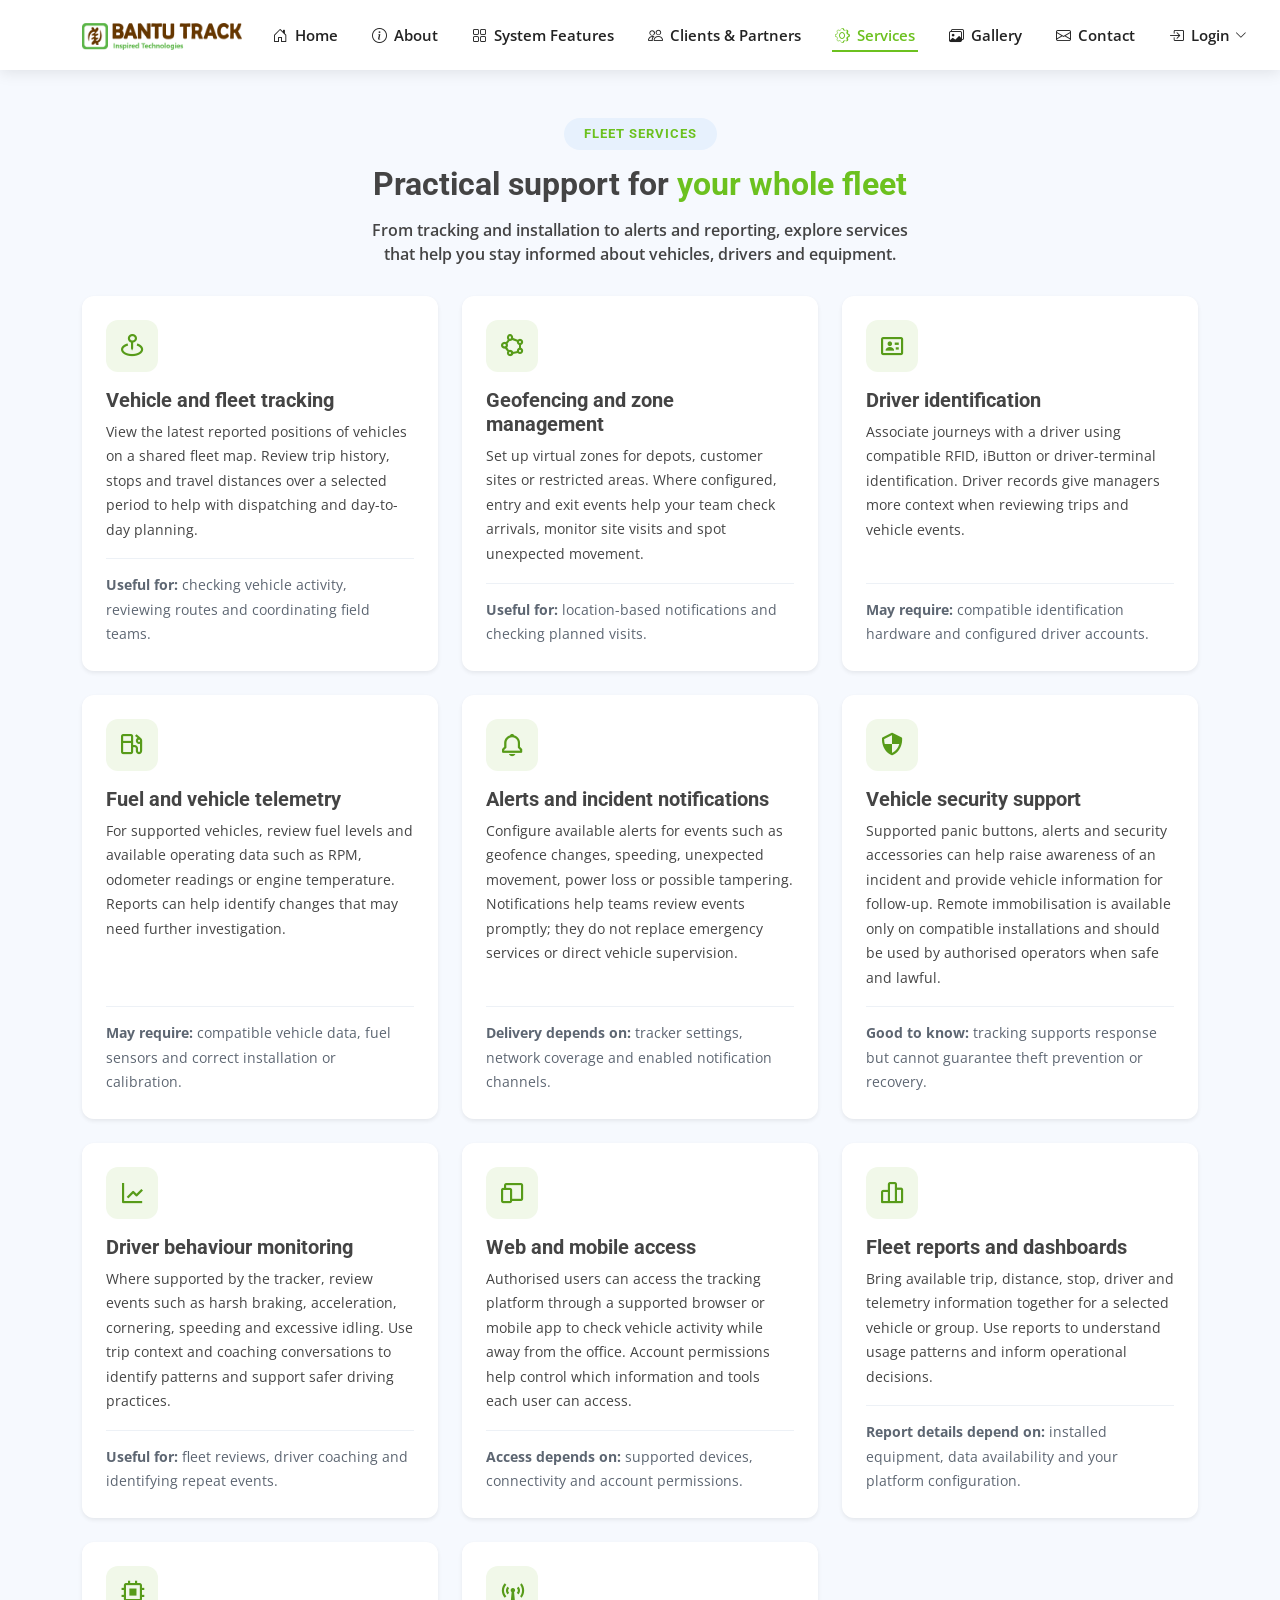
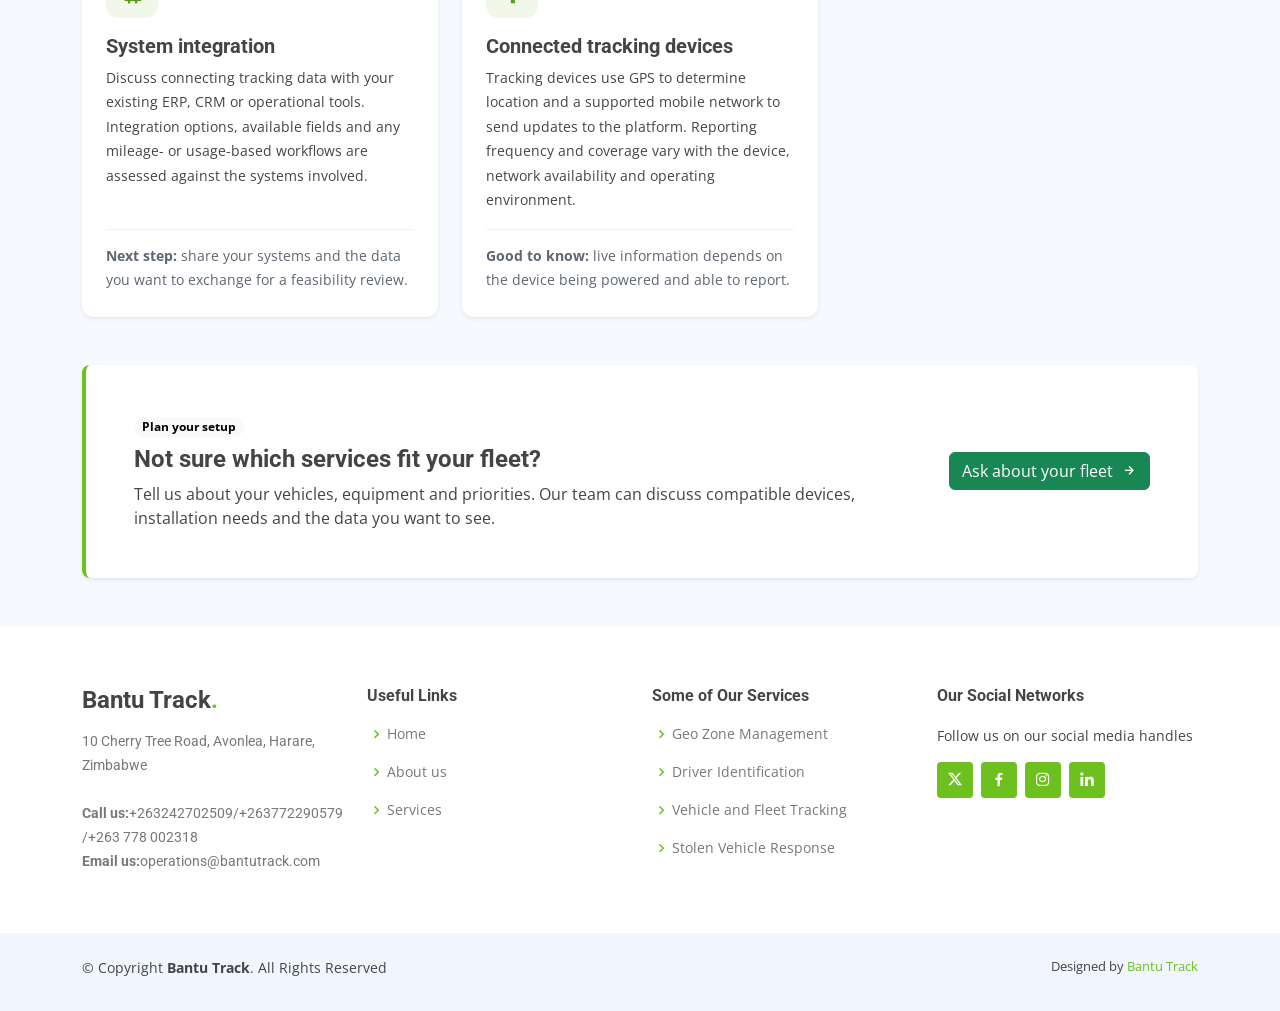
<file: services.html>
<!DOCTYPE html>
<html lang="en">

<head>
  <meta charset="utf-8">
  <meta content="width=device-width, initial-scale=1.0" name="viewport">

  <title>Fleet Tracking and Telematics Services | Bantu Track</title>
  <meta content="Explore Bantu Track services in Zimbabwe, including fleet tracking, geofencing, driver identification, fuel monitoring, telemetry, alerts and system integration." name="description">
  <meta content="vehicle tracking services, fleet management, GPS tracking, telematics, Zimbabwe" name="keywords">

  <!-- Favicons -->
 <link href="fav.png" rel="icon"> 
  <link href="fav.png" rel="apple-touch-icon">

  <!-- Google Fonts -->
  <link href="https://fonts.googleapis.com/css?family=Open+Sans:300,300i,400,400i,600,600i,700,700i|Roboto:300,300i,400,400i,500,500i,600,600i,700,700i|Poppins:300,300i,400,400i,500,500i,600,600i,700,700i" rel="stylesheet">

  <!-- Vendor CSS Files -->
  <link href="assets/vendor/aos/aos.css" rel="stylesheet">
  <link href="assets/vendor/bootstrap/css/bootstrap.min.css" rel="stylesheet">
  <link href="assets/vendor/bootstrap-icons/bootstrap-icons.css" rel="stylesheet">
  <link href="assets/vendor/boxicons/css/boxicons.min.css" rel="stylesheet">
  <link href="assets/vendor/glightbox/css/glightbox.min.css" rel="stylesheet">
  <link href="assets/vendor/swiper/swiper-bundle.min.css" rel="stylesheet">

  <!-- Template Main CSS File -->
  <link href="assets/css/style.css?v=20261022-services" rel="stylesheet">


</head>

<body>

  <!-- ======= Top Bar ======= -->
  <section id="topbar" class="d-flex align-items-center">
    <div class="container d-flex justify-content-center justify-content-md-between">
      <div class="contact-info d-flex align-items-center">
        <i class="bi bi-envelope d-flex align-items-center"><a href="mailto:contact@example.com">operations@bantutrack.com</a></i>
        <i class="bi bi-phone d-flex align-items-center ms-4"><span>+263 242 702509/ +263 772 290579 / +263 778 002318</span></i>
      </div>
      <div class="social-links d-none d-md-flex align-items-center">
        <a href="https://x.com/BantuTrack?t=Hvoc8bGuflIvMc8Ek7Pkig&s=09" class="twitter"><i class="bi bi-twitter-x"><svg xmlns="http://www.w3.org/2000/svg" width="14" height="14" viewBox="0 0 24 24"><path fill="currentColor" d="M18.901 1.153h3.68l-8.04 9.19L24 22.846h-7.406l-5.8-7.584l-6.638 7.584H.474l8.6-9.83L0 1.154h7.594l5.243 6.932ZM17.61 20.644h2.039L6.486 3.24H4.298Z"/></svg></i></a>
        <a href="https://www.facebook.com/profile.php?id=100048752917107&mibextid=ZbWKwL" class="facebook"><i class="bi bi-facebook"></i></a>
        <a href="https://instagram.com/bantutrack?igshid=OGQ5ZDc2ODk2ZA==" class="instagram"><i class="bi bi-instagram"></i></a>
        <a href="https://www.linkedin.com/company/bantutrack/" class="linkedin"><i class="bi bi-linkedin"></i></i></a>
      </div>
    </div>
  </section>

  <!-- ======= Header ======= -->
  <header id="header" class="d-flex align-items-center">
    <div class="container d-flex align-items-center justify-content-between">

      <h1 class="logo"><a href="index.html"> <img src="assets/img/logo/logo.png" width="160"><span></span></a></h1>
      <!-- Uncomment below if you prefer to use an image logo -->
      <!-- <a href="index.html" class="logo"><img src="assets/img/logo.png" alt=""></a>-->

      <nav id="navbar" class="navbar">
        <ul>
          <li><a class="nav-link scrollto" href="index.html#hero"><i class="bi bi-house-door nav-icon" aria-hidden="true"></i>Home</a></li>
          <li><a class="nav-link scrollto" href="index.html#about"><i class="bi bi-info-circle nav-icon" aria-hidden="true"></i>About</a></li>
          <li><a class="nav-link scrollto" href="systemfeatures.html"><i class="bi bi-grid nav-icon" aria-hidden="true"></i>System Features</a></li>
          <li><a class="nav-link scrollto" href="clientsandpartners.html"><i class="bi bi-people nav-icon" aria-hidden="true"></i>Clients & Partners</a></li>
          <li><a class="nav-link scrollto active" href="services.html" aria-current="page"><i class="bi bi-gear nav-icon" aria-hidden="true"></i>Services</a></li>
          <li><a class="nav-link scrollto" href="Gallery.html"><i class="bi bi-images nav-icon" aria-hidden="true"></i>Gallery</a></li>
          <li><a class="nav-link scrollto" href="contact.html"><i class="bi bi-envelope nav-icon" aria-hidden="true"></i>Contact</a></li>
          
          <li class="dropdown"><a href="#"><i class="bi bi-box-arrow-in-right nav-icon" aria-hidden="true"></i><span>Login</span> <i class="bi bi-chevron-down"></i></a>
            <ul>
              <li><a href="https://track.bantutrack.co.zw"target="_blank">System 1 Login</a></li>
			<li><a href="https://tracking.bantutrack.co.zw"target="_blank">System 2 Login</a></li>
             
              <li><a href="https://bantutrack.com/version/Account/index.php"target="_blank">Reporting Login</a></li>
             
            </ul>
          </li>
          
          
        </ul>
        <button type="button" class="bi bi-list mobile-nav-toggle" aria-label="Open navigation" aria-expanded="false"></button>
      </nav><!-- .navbar -->

    </div>
  </header><!-- End Header -->


  <main id="main">

   
    <!-- ======= Services Section ======= -->
    <section id="services" class="services section-bg py-5">
      <div class="container" data-aos="fade-up">
        <div class="section-title">
          <h2>Fleet Services</h2>
          <h3>Practical support for <span>your whole fleet</span></h3>
          <p>From tracking and installation to alerts and reporting, explore services that help you stay informed about vehicles, drivers and equipment.</p>
        </div>

        <div class="row row-cols-1 row-cols-md-2 row-cols-xl-3 g-4">
          <div class="col" data-aos="fade-up" data-aos-delay="50">
            <article class="card service-card h-100 border-0 shadow-sm"><div class="card-body p-4">
              <div class="service-card-icon mb-3"><i class="bx bx-map-pin" aria-hidden="true"></i></div>
              <h4 class="h5 fw-bold">Vehicle and fleet tracking</h4>
              <p>View the latest reported positions of vehicles on a shared fleet map. Review trip history, stops and travel distances over a selected period to help with dispatching and day-to-day planning.</p>
              <p class="service-card-note mb-0"><strong>Useful for:</strong> checking vehicle activity, reviewing routes and coordinating field teams.</p>
            </div></article>
          </div>
          <div class="col" data-aos="fade-up" data-aos-delay="100">
            <article class="card service-card h-100 border-0 shadow-sm"><div class="card-body p-4">
              <div class="service-card-icon mb-3"><i class="bx bx-shape-polygon" aria-hidden="true"></i></div>
              <h4 class="h5 fw-bold">Geofencing and zone management</h4>
              <p>Set up virtual zones for depots, customer sites or restricted areas. Where configured, entry and exit events help your team check arrivals, monitor site visits and spot unexpected movement.</p>
              <p class="service-card-note mb-0"><strong>Useful for:</strong> location-based notifications and checking planned visits.</p>
            </div></article>
          </div>
          <div class="col" data-aos="fade-up" data-aos-delay="150">
            <article class="card service-card h-100 border-0 shadow-sm"><div class="card-body p-4">
              <div class="service-card-icon mb-3"><i class="bx bx-id-card" aria-hidden="true"></i></div>
              <h4 class="h5 fw-bold">Driver identification</h4>
              <p>Associate journeys with a driver using compatible RFID, iButton or driver-terminal identification. Driver records give managers more context when reviewing trips and vehicle events.</p>
              <p class="service-card-note mb-0"><strong>May require:</strong> compatible identification hardware and configured driver accounts.</p>
            </div></article>
          </div>
          <div class="col" data-aos="fade-up" data-aos-delay="50">
            <article class="card service-card h-100 border-0 shadow-sm"><div class="card-body p-4">
              <div class="service-card-icon mb-3"><i class="bx bx-gas-pump" aria-hidden="true"></i></div>
              <h4 class="h5 fw-bold">Fuel and vehicle telemetry</h4>
              <p>For supported vehicles, review fuel levels and available operating data such as RPM, odometer readings or engine temperature. Reports can help identify changes that may need further investigation.</p>
              <p class="service-card-note mb-0"><strong>May require:</strong> compatible vehicle data, fuel sensors and correct installation or calibration.</p>
            </div></article>
          </div>
          <div class="col" data-aos="fade-up" data-aos-delay="100">
            <article class="card service-card h-100 border-0 shadow-sm"><div class="card-body p-4">
              <div class="service-card-icon mb-3"><i class="bx bx-bell" aria-hidden="true"></i></div>
              <h4 class="h5 fw-bold">Alerts and incident notifications</h4>
              <p>Configure available alerts for events such as geofence changes, speeding, unexpected movement, power loss or possible tampering. Notifications help teams review events promptly; they do not replace emergency services or direct vehicle supervision.</p>
              <p class="service-card-note mb-0"><strong>Delivery depends on:</strong> tracker settings, network coverage and enabled notification channels.</p>
            </div></article>
          </div>
          <div class="col" data-aos="fade-up" data-aos-delay="150">
            <article class="card service-card h-100 border-0 shadow-sm"><div class="card-body p-4">
              <div class="service-card-icon mb-3"><i class="bx bx-shield-quarter" aria-hidden="true"></i></div>
              <h4 class="h5 fw-bold">Vehicle security support</h4>
              <p>Supported panic buttons, alerts and security accessories can help raise awareness of an incident and provide vehicle information for follow-up. Remote immobilisation is available only on compatible installations and should be used by authorised operators when safe and lawful.</p>
              <p class="service-card-note mb-0"><strong>Good to know:</strong> tracking supports response but cannot guarantee theft prevention or recovery.</p>
            </div></article>
          </div>
          <div class="col" data-aos="fade-up" data-aos-delay="50">
            <article class="card service-card h-100 border-0 shadow-sm"><div class="card-body p-4">
              <div class="service-card-icon mb-3"><i class="bx bx-line-chart" aria-hidden="true"></i></div>
              <h4 class="h5 fw-bold">Driver behaviour monitoring</h4>
              <p>Where supported by the tracker, review events such as harsh braking, acceleration, cornering, speeding and excessive idling. Use trip context and coaching conversations to identify patterns and support safer driving practices.</p>
              <p class="service-card-note mb-0"><strong>Useful for:</strong> fleet reviews, driver coaching and identifying repeat events.</p>
            </div></article>
          </div>
          <div class="col" data-aos="fade-up" data-aos-delay="100">
            <article class="card service-card h-100 border-0 shadow-sm"><div class="card-body p-4">
              <div class="service-card-icon mb-3"><i class="bx bx-devices" aria-hidden="true"></i></div>
              <h4 class="h5 fw-bold">Web and mobile access</h4>
              <p>Authorised users can access the tracking platform through a supported browser or mobile app to check vehicle activity while away from the office. Account permissions help control which information and tools each user can access.</p>
              <p class="service-card-note mb-0"><strong>Access depends on:</strong> supported devices, connectivity and account permissions.</p>
            </div></article>
          </div>
          <div class="col" data-aos="fade-up" data-aos-delay="150">
            <article class="card service-card h-100 border-0 shadow-sm"><div class="card-body p-4">
              <div class="service-card-icon mb-3"><i class="bx bx-bar-chart-alt-2" aria-hidden="true"></i></div>
              <h4 class="h5 fw-bold">Fleet reports and dashboards</h4>
              <p>Bring available trip, distance, stop, driver and telemetry information together for a selected vehicle or group. Use reports to understand usage patterns and inform operational decisions.</p>
              <p class="service-card-note mb-0"><strong>Report details depend on:</strong> installed equipment, data availability and your platform configuration.</p>
            </div></article>
          </div>
          <div class="col" data-aos="fade-up" data-aos-delay="50">
            <article class="card service-card h-100 border-0 shadow-sm"><div class="card-body p-4">
              <div class="service-card-icon mb-3"><i class="bx bx-chip" aria-hidden="true"></i></div>
              <h4 class="h5 fw-bold">System integration</h4>
              <p>Discuss connecting tracking data with your existing ERP, CRM or operational tools. Integration options, available fields and any mileage- or usage-based workflows are assessed against the systems involved.</p>
              <p class="service-card-note mb-0"><strong>Next step:</strong> share your systems and the data you want to exchange for a feasibility review.</p>
            </div></article>
          </div>
          <div class="col" data-aos="fade-up" data-aos-delay="100">
            <article class="card service-card h-100 border-0 shadow-sm"><div class="card-body p-4">
              <div class="service-card-icon mb-3"><i class="bx bx-broadcast" aria-hidden="true"></i></div>
              <h4 class="h5 fw-bold">Connected tracking devices</h4>
              <p>Tracking devices use GPS to determine location and a supported mobile network to send updates to the platform. Reporting frequency and coverage vary with the device, network availability and operating environment.</p>
              <p class="service-card-note mb-0"><strong>Good to know:</strong> live information depends on the device being powered and able to report.</p>
            </div></article>
          </div>
        </div>

        <div class="card service-enquiry mt-5 border-0 shadow-sm">
          <div class="card-body p-4 p-md-5 d-md-flex align-items-center justify-content-between gap-4">
            <div>
              <span class="badge rounded-pill text-bg-light mb-2">Plan your setup</span>
              <h3 class="h4 fw-bold mb-2">Not sure which services fit your fleet?</h3>
              <p class="mb-md-0">Tell us about your vehicles, equipment and priorities. Our team can discuss compatible devices, installation needs and the data you want to see.</p>
            </div>
            <a class="btn btn-success flex-shrink-0 mt-3 mt-md-0" href="contact.html#enquire">Ask about your fleet <i class="bx bx-right-arrow-alt ms-1" aria-hidden="true"></i></a>
          </div>
        </div>
      </div>
    </section><!-- End Services Section -->


  

  </main><!-- End #main -->

  <!-- ======= Footer ======= -->
  <footer id="footer">
   
    <div class="footer-top">
      <div class="container">
        <div class="row">

          <div class="col-lg-3 col-md-6 footer-contact">
            <h3>Bantu Track<span>.</span></h3>
            <p>
            10 Cherry Tree Road, Avonlea, Harare, Zimbabwe    <br><br>
              <strong>Call us:</strong>+263242702509/+263772290579<br>     /+263 778 002318<br>
              <strong>Email us:</strong>operations@bantutrack.com<br>
            </p>
          </div>

          <div class="col-lg-3 col-md-6 footer-links">
            <h4>Useful Links</h4>
            <ul>
              <li><i class="bx bx-chevron-right"></i> <a href="#hero">Home</a></li>
              <li><i class="bx bx-chevron-right"></i> <a href="#about">About us</a></li>
              <li><i class="bx bx-chevron-right"></i> <a href="#services">Services</a></li>
            
            </ul>
          </div>

          <div class="col-lg-3 col-md-6 footer-links">
            <h4>Some of Our Services</h4>
            <ul>
              <li><i class="bx bx-chevron-right"></i> <a href="#services">Geo Zone Management </a></li>
              <li><i class="bx bx-chevron-right"></i> <a href="#services">Driver Identification</a></li>
              <li><i class="bx bx-chevron-right"></i> <a href="#services">Vehicle and Fleet Tracking</a></li>
              <li><i class="bx bx-chevron-right"></i> <a href="#services">Stolen Vehicle Response</a></li>

            </ul>
          </div>

          <div class="col-lg-3 col-md-6 footer-links">
            <h4>Our Social Networks</h4>
            <p>Follow us on our social media handles</p>
            <div class="social-links mt-3">
              <a href="https://x.com/BantuTrack?t=Hvoc8bGuflIvMc8Ek7Pkig&s=09" class="twitter"><i class="bx bxl-twitter-x"><svg xmlns="http://www.w3.org/2000/svg" width="14" height="14" viewBox="0 0 24 24"><path fill="currentColor" d="M18.901 1.153h3.68l-8.04 9.19L24 22.846h-7.406l-5.8-7.584l-6.638 7.584H.474l8.6-9.83L0 1.154h7.594l5.243 6.932ZM17.61 20.644h2.039L6.486 3.24H4.298Z"/></svg></i></a>
              <a href="https://www.facebook.com/profile.php?id=100048752917107&mibextid=ZbWKwL" class="facebook"><i class="bx bxl-facebook"></i></a>
              <a href="#" class="https://instagram.com/bantutrack?igshid=OGQ5ZDc2ODk2ZA=="><i class="bx bxl-instagram"></i></a>
              <a href="https://www.linkedin.com/company/96684085/admin/feed/posts/" class="linkedin"><i class="bx bxl-linkedin"></i></a>
            </div>
          </div>

        </div>
      </div>
    </div>

    <div class="container py-4">
      <div class="copyright">
        &copy; Copyright <strong><span>Bantu Track</span></strong>. All Rights Reserved
      </div>
      <div class="credits">
       
        Designed by <a href="#">Bantu Track</a>
      </div>
    </div>
  </footer><!-- End Footer -->

  <div id="preloader"></div>
  <a href="#" class="back-to-top d-flex align-items-center justify-content-center"><i class="bi bi-arrow-up-short"></i></a>

  <!-- Vendor JS Files -->
  <script src="assets/vendor/purecounter/purecounter_vanilla.js"></script>
  <script src="assets/vendor/aos/aos.js"></script>
  <script src="assets/vendor/bootstrap/js/bootstrap.bundle.min.js"></script>
  <script src="assets/vendor/glightbox/js/glightbox.min.js"></script>
  <script src="assets/vendor/isotope-layout/isotope.pkgd.min.js"></script>
  <script src="assets/vendor/swiper/swiper-bundle.min.js"></script>
  <script src="assets/vendor/waypoints/noframework.waypoints.js"></script>
  <script src="assets/vendor/php-email-form/validate.js"></script>

  <!-- Template Main JS File -->
  <script src="assets/js/main.js?v=20261012-mobile-nav"></script>

</body>

</html>
</file>
<file: assets/css/style.css>
/**
* Template Name: BizLand
* Updated: Mar 10 2023 with Bootstrap v5.2.3
* Template URL: https://bootstrapmade.com/bizland-bootstrap-business-template/
* Author: BootstrapMade.com
* License: https://bootstrapmade.com/license/
*/

/*--------------------------------------------------------------
# General
--------------------------------------------------------------*/
body {
  font-family: "Open Sans", sans-serif;
  color: #444444;
}

a {
  color: #6cc11f;
  text-decoration: none;
}

a:hover {
  color: #008f45;
  text-decoration: none;
}

h1,
h2,
h3,
h4,
h5,
h6 {
  font-family: "Roboto", sans-serif;
}

/*--------------------------------------------------------------
# Preloader
--------------------------------------------------------------*/
#preloader {
  position: fixed;
  top: 0;
  left: 0;
  right: 0;
  bottom: 0;
  z-index: 9999;
  overflow: hidden;
  background: #fff;
}

#preloader:before {
  content: "";
  position: fixed;
  top: calc(50% - 30px);
  left: calc(50% - 30px);
  border: 6px solid #6cc11f;
  border-top-color: #e2eefd;
  border-radius: 50%;
  width: 60px;
  height: 60px;
  animation: animate-preloader 1s linear infinite;
}

@keyframes animate-preloader {
  0% {
    transform: rotate(0deg);
  }

  100% {
    transform: rotate(360deg);
  }
}

/*--------------------------------------------------------------
# Back to top button
--------------------------------------------------------------*/
.back-to-top {
  position: fixed;
  visibility: hidden;
  opacity: 0;
  right: 15px;
  bottom: 15px;
  z-index: 996;
  background: #6cc11f;
  width: 40px;
  height: 40px;
  border-radius: 4px;
  transition: all 0.4s;
}

.back-to-top i {
  font-size: 28px;
  color: #fff;
  line-height: 0;
}

.back-to-top:hover {
  background: #6cc11f;
  color: #fff;
}

.back-to-top.active {
  visibility: visible;
  opacity: 1;
}

/*--------------------------------------------------------------
# Disable aos animation delay on mobile devices
--------------------------------------------------------------*/
@media screen and (max-width: 768px) {
  [data-aos-delay] {
    transition-delay: 0 !important;
  }
}

/*--------------------------------------------------------------
# Top Bar
--------------------------------------------------------------*/
#topbar {
  display: none !important;
  background: #6cc11f;
  height: 40px;
  font-size: 14px;
  transition: all 0.5s;
  color: #fff;
  padding: 0;
}

#topbar .contact-info i {
  font-style: normal;
  color: #fff;
}

#topbar .contact-info i a,
#topbar .contact-info i span {
  padding-left: 5px;
  color: #fff;
}

#topbar .contact-info i a {
  line-height: 0;
  transition: 0.3s;
  transition: 0.3s;
}

#topbar .contact-info i a:hover {
  color: #fff;
  text-decoration: underline;
}

#topbar .social-links a {
  color: rgba(255, 255, 255, 0.7);
  line-height: 0;
  transition: 0.3s;
  margin-left: 20px;
}

#topbar .social-links a:hover {
  color: white;
}

/*--------------------------------------------------------------
# Header
--------------------------------------------------------------*/
#header {
  background: #fff;
  transition: all 0.5s;
  z-index: 997;
  height: 86px;
  box-shadow: 0px 2px 15px rgba(0, 0, 0, 0.1);
}

#header.fixed-top {
  height: 70px;
}

.home-page #header {
  position: absolute;
  top: 0;
  right: 0;
  left: 0;
  background: transparent;
  box-shadow: none;
}

.home-page #header.header-scrolled {
  position: fixed;
  height: 70px;
  background: #fff;
  box-shadow: 0 2px 15px rgba(0, 0, 0, 0.15);
}

.home-page #header.header-scrolled .navbar > ul > li > a,
.home-page #header.header-scrolled .navbar > ul > li > a:focus,
.home-page #header.header-scrolled .navbar > ul > li > a > i,
.home-page #header.header-scrolled .mobile-nav-toggle {
  color: #222222;
}

.home-page #header .navbar > ul > li > a,
.home-page #header .navbar > ul > li > a:focus,
.home-page #header .navbar > ul > li > a > i {
  color: #fff;
}

.home-page #header .navbar > ul > li > a:hover,
.home-page #header .navbar > ul > li:hover > a,
.home-page #header .navbar > ul > li > a.active {
  color: #6cc11f;
}

.home-page #header .mobile-nav-toggle {
  color: #fff;
}

.home-page #header .navbar-mobile a,
.home-page #header .navbar-mobile a:focus,
.home-page #header .navbar-mobile a i {
  color: #222222;
}

.home-page #header .navbar.navbar-mobile > ul > li > a,
.home-page #header .navbar.navbar-mobile > ul > li > a:focus,
.home-page #header .navbar.navbar-mobile > ul > li > a > i {
  color: #222222;
}

.home-page #header .navbar.navbar-mobile > ul > li > a:hover,
.home-page #header .navbar.navbar-mobile > ul > li > a.active {
  color: #6cc11f;
}

#header .logo {
  font-size: 30px;
  margin: 0;
  padding: 0;
  line-height: 1;
  font-weight: 600;
  letter-spacing: 0.8px;
  font-family: "Poppins", sans-serif;
}

#header .logo a {
  color: #222222;
}

#header .logo a span {
  color: #6cc11f;
}

#header .logo img {
  max-height: 40px;
}

.scrolled-offset {
  margin-top: 70px;
}

/*--------------------------------------------------------------
# Navigation Menu
--------------------------------------------------------------*/
/**
* Desktop Navigation 
*/
.navbar {
  padding: 0;
}

.navbar ul {
  margin: 0;
  padding: 0;
  display: flex;
  list-style: none;
  align-items: center;
}

.navbar li {
  position: relative;
}

.navbar>ul>li {
  white-space: nowrap;
  padding: 10px 0 10px 28px;
}

.navbar a,
.navbar a:focus {
  display: flex;
  align-items: center;
  justify-content: space-between;
  padding: 0 3px;
  font-size: 15px;
  font-weight: 600;
  color: #222222;
  white-space: nowrap;
  transition: 0.3s;
  position: relative;
}

.navbar a i,
.navbar a:focus i {
  font-size: 12px;
  line-height: 0;
  margin-left: 5px;
}

.navbar a .nav-icon,
.navbar a:focus .nav-icon {
  font-size: 15px;
  margin-left: 0;
  margin-right: 7px;
}

.navbar>ul>li>a:before {
  content: "";
  position: absolute;
  width: 100%;
  height: 2px;
  bottom: -6px;
  left: 0;
  background-color: #6cc11f;
  visibility: hidden;
  width: 0px;
  transition: all 0.3s ease-in-out 0s;
}

.navbar a:hover:before,
.navbar li:hover>a:before,
.navbar .active:before {
  visibility: visible;
  width: 100%;
}

.navbar a:hover,
.navbar .active,
.navbar .active:focus,
.navbar li:hover>a {
  color: #6cc11f;
}

.navbar .dropdown ul {
  display: block;
  position: absolute;
  left: 28px;
  top: calc(100% + 30px);
  margin: 0;
  padding: 10px 0;
  z-index: 99;
  opacity: 0;
  visibility: hidden;
  background: #fff;
  box-shadow: 0px 0px 30px rgba(127, 137, 161, 0.25);
  transition: 0.3s;
}

.navbar > ul > li.dropdown:last-child > ul {
  right: 0;
  left: auto;
}

.navbar .dropdown ul li {
  min-width: 200px;
}

.navbar .dropdown ul a {
  padding: 10px 20px;
  font-weight: 400;
}

.navbar .dropdown ul a i {
  font-size: 12px;
}

.navbar .dropdown ul a:hover,
.navbar .dropdown ul .active:hover,
.navbar .dropdown ul li:hover>a {
  color: #6cc11f;
}

.navbar .dropdown:hover>ul {
  opacity: 1;
  top: 100%;
  visibility: visible;
}

.navbar .dropdown > ul.dropdown-active {
  opacity: 1;
  top: 100%;
  visibility: visible;
}

.navbar .dropdown .dropdown ul {
  top: 0;
  left: calc(100% - 30px);
  visibility: hidden;
}

.navbar .dropdown .dropdown:hover>ul {
  opacity: 1;
  top: 0;
  left: 100%;
  visibility: visible;
}

@media (max-width: 1366px) {
  .navbar .dropdown .dropdown ul {
    left: -90%;
  }

  .navbar .dropdown .dropdown:hover>ul {
    left: -100%;
  }
}

/**
* Mobile Navigation 
*/
.mobile-nav-toggle {
  color: #222222;
  font-size: 28px;
  cursor: pointer;
  display: none;
  line-height: 0;
  transition: 0.5s;
  padding: 0;
  border: 0;
  background: transparent;
  appearance: none;
}

.mobile-nav-toggle.bi-x {
  color: #fff;
}

@media (max-width: 1199px) {
  .mobile-nav-toggle {
    display: block;
  }

  .navbar ul {
    display: none;
  }
}

.navbar-mobile {
  position: fixed;
  overflow: visible;
  top: 0;
  right: 0;
  left: 0;
  bottom: auto;
  background: transparent;
  transition: 0.3s;
  z-index: 1002;
}

.mobile-menu-open .logo {
  position: fixed;
  top: 0;
  left: 0;
  z-index: 1000;
  display: flex;
  align-items: center;
  width: 100%;
  height: 78px;
  padding: 12px 20px;
  background: #fff;
  box-shadow: 0 2px 8px rgba(0, 0, 0, 0.12);
}

.mobile-menu-open .logo img {
  max-height: 48px;
}

.navbar-mobile .mobile-nav-toggle {
  position: absolute;
  top: 25px;
  right: 20px;
  z-index: 1003;
  padding: 0;
  border: 0;
  background: transparent;
  color: #222;
}

.navbar-mobile > ul {
  display: block;
  position: absolute;
  top: 78px;
  right: 0;
  bottom: auto;
  left: 0;
  max-height: calc(100vh - 78px);
  padding: 0;
  background-color: #222;
  overflow-y: auto;
  transition: 0.3s;
}

.navbar-mobile a,
.navbar-mobile a:focus {
  justify-content: flex-start;
  padding: 17px 24px;
  font-size: 14px;
  font-weight: 500;
  letter-spacing: 1.3px;
  text-transform: uppercase;
  color: #bdbdbd;
}

.navbar-mobile a .nav-icon {
  display: none;
}

.navbar-mobile > ul > li {
  border-bottom: 1px solid #383838;
}

.home-page #header .navbar.navbar-mobile > ul > li > a,
.home-page #header .navbar.navbar-mobile > ul > li > a:focus,
.home-page #header .navbar.navbar-mobile > ul > li > a > i {
  color: #bdbdbd;
}

.home-page #header .navbar.navbar-mobile > ul > li > a:hover,
.home-page #header .navbar.navbar-mobile > ul > li > a.active {
  color: #6cc11f;
}

.home-page #header .navbar.navbar-mobile .mobile-nav-toggle {
  color: #222;
}

.navbar-mobile .dropdown > a .bi-chevron-down {
  margin-left: auto;
  font-size: 12px;
}

.navbar-mobile>ul>li {
  padding: 0;
}

.navbar-mobile a:hover:before,
.navbar-mobile li:hover>a:before,
.navbar-mobile .active:before {
  visibility: hidden;
}

.navbar-mobile a:hover,
.navbar-mobile .active,
.navbar-mobile li:hover>a {
  color: #6cc11f;
}

.navbar-mobile .getstarted,
.navbar-mobile .getstarted:focus {
  margin: 15px;
}

.navbar-mobile .dropdown ul {
  position: static;
  display: none;
  margin: 0;
  padding: 0;
  z-index: 99;
  opacity: 1;
  visibility: visible;
  background: #2d2d2d;
  box-shadow: none;
}

.navbar-mobile .dropdown ul li {
  min-width: 200px;
}

.navbar-mobile .dropdown ul a {
  justify-content: flex-start;
  padding: 14px 36px;
  font-size: 13px;
}

.navbar-mobile .dropdown ul a i {
  font-size: 12px;
}

.navbar-mobile .dropdown ul a:hover,
.navbar-mobile .dropdown ul .active:hover,
.navbar-mobile .dropdown ul li:hover>a {
  color: #6cc11f;
}

.navbar-mobile .dropdown>.dropdown-active {
  display: block;
}

/*--------------------------------------------------------------
# Hero Section
--------------------------------------------------------------*/
#hero {
  width: 100%;
  height: 100vh;
  min-height: 560px;
  background: #0b1f33;
  overflow: hidden;
  position: relative;
}

#hero:before {
  content: "";
  background: linear-gradient(90deg, rgba(8, 24, 40, 0.88) 0%, rgba(8, 24, 40, 0.65) 55%, rgba(8, 24, 40, 0.35) 100%);
  z-index: 1;
  position: absolute;
  bottom: 0;
  top: 0;
  left: 0;
  right: 0;
}

#hero .container {
  position: relative;
  z-index: 2;
}

#hero .hero-carousel {
  position: absolute;
  inset: 0;
  z-index: 0;
}

#hero .hero-carousel .carousel-inner,
#hero .hero-carousel .carousel-item,
#hero .hero-carousel .hero-slide {
  height: 100%;
}

#hero .hero-carousel .hero-slide {
  background-size: cover;
  background-position: center;
}

#hero .hero-mobile-photo {
  display: none;
}

#hero .hero-carousel .carousel-item {
  transition: transform 1.2s ease-in-out;
}

#hero h1 {
  margin: 0;
  font-size: 48px;
  font-weight: 700;
  line-height: 56px;
  color: #ffffff;
  font-family: "Poppins", sans-serif;
}

#hero h1 span {
  color: #6cc11f;
}

#hero h2 {
  color: #e6edf3;
  margin: 5px 0 30px 0;
  font-size: 24px;
  font-weight: 400;
}

#hero .btn-get-started {
  font-family: "Roboto", sans-serif;
  text-transform: uppercase;
  font-weight: 500;
  font-size: 14px;
  letter-spacing: 1px;
  display: inline-block;
  padding: 10px 28px;
  border-radius: 4px;
  transition: 0.5s;
  color: #fff;
  background: #6cc11f;
}

#hero .btn-get-started:hover {
  background: #008f45;
}

#hero .hero-actions {
  flex-wrap: wrap;
  gap: 12px;
}

#hero .btn-contact {
  display: inline-flex;
  align-items: center;
  padding: 10px 28px;
  border: 1px solid rgba(255, 255, 255, 0.8);
  border-radius: 4px;
  color: #fff;
  font-family: "Roboto", sans-serif;
  font-size: 14px;
  font-weight: 500;
  letter-spacing: 1px;
  text-transform: uppercase;
  transition: 0.5s;
}

#hero .btn-contact:hover {
  border-color: #6cc11f;
  background: #6cc11f;
  color: #fff;
}

#hero .btn-contact:focus-visible {
  outline: 3px solid #fff;
  outline-offset: 3px;
}

#hero .btn-watch-video {
  font-size: 16px;
  transition: 0.5s;
  margin-left: 25px;
  color: #222222;
  font-weight: 600;
  display: flex;
  align-items: center;
}

#hero .btn-watch-video i {
  color: #6cc11f;
  font-size: 32px;
  transition: 0.3s;
  line-height: 0;
  margin-right: 8px;
}

#hero .btn-watch-video:hover {
  color: #6cc11f;
}

#hero .btn-watch-video:hover i {
  color: #6cc11f;
}

@media (min-width: 769px) {
  #hero .hero-carousel .hero-slide {
    background-attachment: fixed;
  }
}

@media (max-width: 768px) {
  #hero {
    height: 100vh;
  }

  #hero h1 {
    font-size: 28px;
    line-height: 36px;
  }

  #hero h2 {
    font-size: 18px;
    line-height: 24px;
    margin-bottom: 30px;
  }

  #hero .btn-get-started,
  #hero .btn-contact,
  #hero .btn-watch-video {
    font-size: 13px;
  }
}

@media (max-width: 575px) {
  #hero .hero-carousel {
    display: none;
  }

  #hero .hero-mobile-photo {
    position: absolute;
    inset: 0;
    z-index: 0;
    display: block;
    background-image: url("../img/Gallery/basic-tracker-installation-6.jpg");
    background-position: center 40%;
    background-size: cover;
  }
}

@media (max-height: 500px) {
  #hero {
    height: 120vh;
  }
}

/*--------------------------------------------------------------
# Sections General
--------------------------------------------------------------*/
section {
  padding: 60px 0;
  overflow: hidden;
}

.section-bg {
  background-color: #f6f9fe;
}

.section-title {
  text-align: center;
  padding-bottom: 30px;
}

.section-title h2 {
  font-size: 13px;
  letter-spacing: 1px;
  font-weight: 700;
  padding: 8px 20px;
  margin: 0;
  background: #e7f1fd;
  color: #6cc11f;
  display: inline-block;
  text-transform: uppercase;
  border-radius: 50px;
}

.section-title h3 {
  margin: 15px 0 0 0;
  font-size: 32px;
  font-weight: 700;
}

.featured-services .section-title h3 {
  max-width: 100%;
  line-height: 1.25;
}

.section-title h3 span {
  color: #6cc11f;
}

.section-title p {
  margin: 15px auto 0 auto;
  font-weight: 600;
}

@media (min-width: 1024px) {
  .section-title p {
    width: 50%;
  }
}

@media (max-width: 576px) {
  .featured-services .section-title h3 {
    font-size: 26px;
  }
}

/*--------------------------------------------------------------
# Breadcrumbs
--------------------------------------------------------------*/
.breadcrumbs {
  padding: 20px 0;
  background-color: #f1f6fe;
  min-height: 40px;
}

.breadcrumbs h2 {
  font-size: 24px;
  font-weight: 300;
  margin: 0;
}

@media (max-width: 992px) {
  .breadcrumbs h2 {
    margin: 0 0 10px 0;
  }
}

.breadcrumbs ol {
  display: flex;
  flex-wrap: wrap;
  list-style: none;
  padding: 0;
  margin: 0;
  font-size: 14px;
}

.breadcrumbs ol li+li {
  padding-left: 10px;
}

.breadcrumbs ol li+li::before {
  display: inline-block;
  padding-right: 10px;
  color: #6c757d;
  content: "/";
}

@media (max-width: 768px) {
  .breadcrumbs .d-flex {
    display: block !important;
  }

  .breadcrumbs ol {
    display: block;
  }

  .breadcrumbs ol li {
    display: inline-block;
  }
}

/*--------------------------------------------------------------
# Featured Services
--------------------------------------------------------------*/
.featured-services .icon-box {
  padding: 30px;
  position: relative;
  overflow: hidden;
  background: #fff;
  box-shadow: 0 0 29px 0 rgba(68, 88, 144, 0.12);
  transition: all 0.3s ease-in-out;
  border-radius: 8px;
  z-index: 1;
}

.featured-services .icon-box::before {
  content: "";
  position: absolute;
  background: #cbe0fb;
  right: 0;
  left: 0;
  bottom: 0;
  top: 100%;
  transition: all 0.3s;
  z-index: -1;
}

.featured-services .icon-box:hover::before {
  background: #6cc11f;
  top: 0;
  border-radius: 0px;
}

.featured-services .icon {
  margin-bottom: 15px;
}

.featured-services .icon i {
  font-size: 48px;
  line-height: 1;
  color: #6cc11f;
  transition: all 0.3s ease-in-out;
}

.featured-services .title {
  font-weight: 700;
  margin-bottom: 15px;
  font-size: 18px;
}

.featured-services .title a {
  color: #111;
}

.featured-services .description {
  font-size: 15px;
  line-height: 28px;
  margin-bottom: 0;
}

.featured-services .icon-box:hover .title a,
.featured-services .icon-box:hover .description {
  color: #fff;
}

.featured-services .icon-box:hover .icon i {
  color: #fff;
}

/*--------------------------------------------------------------
# About
--------------------------------------------------------------*/
.about .content h3 {
  font-weight: 600;
  font-size: 26px;
}

.about .content ul {
  list-style: none;
  padding: 0;
}

.about .content ul li {
  display: flex;
  align-items: flex-start;
  margin-bottom: 35px;
}

.about .content ul li:first-child {
  margin-top: 35px;
}

.about .content ul i {
  background: #fff;
  box-shadow: 0px 6px 15px rgba(16, 110, 234, 0.12);
  font-size: 24px;
  padding: 20px;
  margin-right: 15px;
  color: #6cc11f;
  border-radius: 50px;
}

.about .content ul h5 {
  font-size: 18px;
  color: #555555;
}

.about .content ul p {
  font-size: 15px;
}

.about .content p:last-child {
  margin-bottom: 0;
}

.about .section-title p {
  max-width: 760px;
  width: 100%;
  line-height: 1.8;
}

.about-photo-grid {
  display: grid;
  grid-template-columns: repeat(2, minmax(0, 1fr));
  align-items: center;
  gap: 16px;
}

.about-photo {
  overflow: hidden;
  border: 1px solid rgba(34, 34, 34, 0.06);
  border-radius: 12px;
  background: #fff;
  box-shadow: 0 10px 28px rgba(68, 88, 144, 0.1);
}

.about-photo img {
  display: block;
  width: 100%;
  aspect-ratio: 5 / 4;
  object-fit: cover;
}

.about-photo figcaption {
  display: flex;
  min-height: 54px;
  align-items: center;
  gap: 8px;
  padding: 12px 14px;
  color: #4b5563;
  font-size: 13px;
  font-weight: 600;
  line-height: 1.4;
}

.about-photo figcaption i {
  flex: 0 0 auto;
  color: #579b19;
  font-size: 18px;
}

.about-story > p {
  color: #555;
  font-size: 15px;
  line-height: 1.8;
}

.about-fact {
  display: flex;
  min-height: 72px;
  flex-direction: column;
  justify-content: center;
  padding: 10px 16px;
  border-left: 3px solid #6cc11f;
  border-radius: 4px;
  background: #fff;
  box-shadow: 0 4px 16px rgba(68, 88, 144, 0.07);
}

.about-fact-value {
  color: #062b5b;
  font-size: 20px;
  font-weight: 700;
  line-height: 1.2;
}

.about-fact-label {
  color: #616b76;
  font-size: 12px;
}

.about-fact > i {
  color: #579b19;
  font-size: 20px;
  line-height: 1.2;
}

.about-purpose-card {
  border-radius: 12px;
  transition: transform 0.25s ease, box-shadow 0.25s ease;
}

.about-purpose-card:hover {
  transform: translateY(-3px);
  box-shadow: 0 14px 32px rgba(68, 88, 144, 0.13) !important;
}

.about-purpose-icon {
  display: inline-flex;
  width: 48px;
  height: 48px;
  align-items: center;
  justify-content: center;
  border-radius: 12px;
  background: #f1f8e9;
  color: #579b19;
  font-size: 25px;
}

.about-purpose-card p {
  color: #555;
  line-height: 1.75;
}

@media (max-width: 575px) {
  .about-photo-grid {
    gap: 10px;
  }

  .about-photo figcaption {
    min-height: 64px;
    align-items: flex-start;
    padding: 10px;
    font-size: 12px;
  }
}

/*--------------------------------------------------------------
# Skills
--------------------------------------------------------------*/
.skills .progress {
  height: 60px;
  display: block;
  background: none;
  border-radius: 0;
}

.skills .progress .skill {
  padding: 0;
  margin: 0 0 6px 0;
  text-transform: uppercase;
  display: block;
  font-weight: 600;
  font-family: "Poppins", sans-serif;
  color: #222222;
}

.skills .progress .skill .val {
  float: right;
  font-style: normal;
}

.skills .progress-bar-wrap {
  background: #e2eefd;
  height: 10px;
}

.skills .progress-bar {
  width: 1px;
  height: 10px;
  transition: 0.9s;
  background-color: #6cc11f;
}

/*--------------------------------------------------------------
# Counts
--------------------------------------------------------------*/
.counts {
  padding: 70px 0 60px;
}

.counts .count-box {
  padding: 30px 30px 25px 30px;
  width: 100%;
  position: relative;
  text-align: center;
  background: #f1f6fe;
}

.counts .count-box i {
  position: absolute;
  top: -28px;
  left: 50%;
  transform: translateX(-50%);
  font-size: 24px;
  background: #6cc11f;
  color: #fff;
  width: 56px;
  height: 56px;
  line-height: 0;
  border-radius: 50px;
  border: 5px solid #fff;
  display: inline-flex;
  align-items: center;
  justify-content: center;
}

.counts .count-box span {
  font-size: 36px;
  display: block;
  font-weight: 600;
  color: #062b5b;
}

.counts .count-box p {
  padding: 0;
  margin: 0;
  font-family: "Roboto", sans-serif;
  font-size: 14px;
}

/*--------------------------------------------------------------
# Clients
--------------------------------------------------------------*/
.clients {
  padding: 35px 0;
  text-align: center;
}

.clients .row {
  row-gap: 24px;
}

.clients .client-logo {
  display: flex;
  align-items: center;
  justify-content: center;
  width: 100%;
  min-height: 145px;
  padding: 20px;
  background: #fff;
  border: 1px solid rgba(34, 34, 34, 0.06);
  border-radius: 12px;
  box-shadow: 0 8px 24px rgba(34, 34, 34, 0.06);
  transition: transform 0.25s ease, box-shadow 0.25s ease;
}

.clients .client-logo:hover {
  transform: translateY(-4px);
  box-shadow: 0 14px 30px rgba(34, 34, 34, 0.12);
}

.clients .client-logo img {
  display: block;
  width: 100%;
  max-width: 190px;
  max-height: 100px;
  object-fit: contain;
  transition: transform 0.25s ease;
}

.clients .client-logo:hover img {
  transform: scale(1.04);
}
/*--------------------------------------------------------------
# partners Section
--------------------------------------------------------------*/
.partners {
  padding: 0 0 60px 0;
}

.partners .swiper-slide img {
  opacity: 0.5;
  transition: 0.3s;
  filter: grayscale(100);
  max-height: 60px;
  width: auto;
  max-width: 100%;
}

.partners .swiper-slide img:hover {
  filter: none;
  opacity: 1;
}

.partners .navix-wordmark {
  display: inline-block;
  color: #145da0;
  font-family: "Poppins", sans-serif;
  font-size: 32px;
  font-weight: 700;
  letter-spacing: 0.12em;
  line-height: 1;
  opacity: 0.65;
  transition: opacity 0.3s ease, transform 0.3s ease;
}

.partners .navix-wordmark:hover {
  opacity: 1;
  transform: translateY(-2px);
}
/*--------------------------------------------------------------
# Fleet Features
--------------------------------------------------------------*/
.fleet-features .section-title p {
  max-width: 760px;
  width: 100%;
  line-height: 1.8;
}

.fleet-feature-card {
  padding: 28px;
  border: 1px solid #e2eefd;
  border-radius: 8px;
  background: #fff;
  box-shadow: 0 8px 24px rgba(68, 88, 144, 0.06);
  transition: transform 0.25s ease, box-shadow 0.25s ease, border-color 0.25s ease;
}

.fleet-feature-card:hover {
  transform: translateY(-4px);
  border-color: rgba(108, 193, 31, 0.55);
  box-shadow: 0 14px 32px rgba(68, 88, 144, 0.12);
}

.fleet-feature-icon {
  display: inline-flex;
  width: 52px;
  height: 52px;
  align-items: center;
  justify-content: center;
  margin-bottom: 18px;
  border-radius: 12px;
  background: #f1f8e9;
  color: #579b19;
}

.fleet-feature-icon i {
  font-size: 27px;
  line-height: 1;
}

.fleet-feature-card h4 {
  margin: 0 0 12px;
  color: #222;
  font-size: 19px;
  font-weight: 700;
}

.fleet-feature-card p {
  margin: 0;
  color: #555;
  font-size: 14px;
  line-height: 1.8;
}

.fleet-feature-read-more {
  display: inline-flex;
  align-items: center;
  gap: 5px;
  margin-top: 18px;
  padding: 0;
  border: 0;
  background: transparent;
  color: #579b19;
  font: inherit;
  font-size: 14px;
  font-weight: 700;
  cursor: pointer;
}

.fleet-feature-read-more:hover {
  color: #008f45;
  text-decoration: underline;
}

.fleet-feature-read-more:focus-visible,
.fleet-feature-modal-contact:focus-visible {
  outline: 3px solid #6cc11f;
  outline-offset: 3px;
}

.fleet-feature-modal .modal-content {
  overflow: hidden;
  border: 0;
  border-radius: 12px;
}

.fleet-feature-modal .modal-title {
  margin: 0;
  color: #222;
  font-size: 22px;
  font-weight: 700;
}

.fleet-feature-modal .modal-body {
  padding: 20px 24px;
}

.fleet-feature-modal-image {
  display: block;
  width: 100%;
  max-height: 360px;
  margin-bottom: 20px;
  border-radius: 8px;
  background: #f1f6fe;
  object-fit: contain;
}

.fleet-feature-modal-description {
  margin: 0;
  color: #444;
  font-size: 15px;
  line-height: 1.8;
}

.fleet-feature-modal-contact {
  margin-right: auto;
  color: #579b19;
  font-weight: 700;
}

.fleet-features-note {
  display: flex;
  align-items: center;
  justify-content: space-between;
  gap: 24px;
  margin-top: 40px;
  padding: 24px 28px;
  border-left: 4px solid #6cc11f;
  border-radius: 4px;
  background: #fff;
}

.fleet-features-note p {
  margin: 0;
  line-height: 1.7;
}

.fleet-features-note .btn-get-started {
  flex-shrink: 0;
  padding: 10px 20px;
  border-radius: 4px;
  background: #6cc11f;
  color: #fff;
  font-size: 14px;
  font-weight: 600;
  transition: background 0.3s ease;
}

.fleet-features-note .btn-get-started:hover {
  background: #008f45;
  color: #fff;
}

@media (max-width: 575px) {
  .fleet-feature-card {
    padding: 24px;
  }

  .fleet-features-note {
    align-items: flex-start;
    flex-direction: column;
    padding: 22px;
  }
}

/*--------------------------------------------------------------
# Services
--------------------------------------------------------------*/
.services .icon-box {
  text-align: center;
  border: 1px solid #e2eefd;
  padding: 80px 20px;
  transition: all ease-in-out 0.3s;
  background: #fff;
}

.services .icon-box .icon {
  margin: 0 auto;
  width: 64px;
  height: 64px;
  background: #f1f6fe;
  border-radius: 4px;
  border: 1px solid #deebfd;
  display: flex;
  align-items: center;
  justify-content: center;
  margin-bottom: 20px;
  transition: ease-in-out 0.3s;
}

.services .icon-box .icon i {
  color: #6cc11f;
  font-size: 28px;
  transition: ease-in-out 0.3s;
}

.services .icon-box h4 {
  font-weight: 700;
  margin-bottom: 15px;
  font-size: 24px;
}

.services .icon-box h4 a {
  color: #222222;
  transition: ease-in-out 0.3s;
}

.services .icon-box p {
  line-height: 24px;
  font-size: 14px;
  margin-bottom: 0;
}

.services .icon-box:hover {
  border-color: #fff;
  box-shadow: 0px 0 25px 0 rgba(16, 110, 234, 0.1);
}

.services .icon-box:hover h4 a,
.services .icon-box:hover .icon i {
  color: #6cc11f;
}

.services .icon-box:hover .icon {
  border-color: #6cc11f;
}

.service-card {
  border-radius: 12px;
  transition: transform 0.25s ease, box-shadow 0.25s ease;
}

.service-card:hover {
  transform: translateY(-4px);
  box-shadow: 0 14px 32px rgba(68, 88, 144, 0.14) !important;
}

.service-card-icon {
  display: inline-flex;
  width: 52px;
  height: 52px;
  align-items: center;
  justify-content: center;
  border-radius: 12px;
  background: #f1f8e9;
  color: #579b19;
}

.service-card-icon i {
  font-size: 27px;
  line-height: 1;
}

.service-card .card-body {
  display: flex;
  flex-direction: column;
}

.service-card p {
  font-size: 14px;
  line-height: 1.75;
}

.service-card .service-card-note {
  margin-top: auto;
  padding-top: 14px;
  border-top: 1px solid #edf1f6;
  color: #5d6672;
}

.service-enquiry {
  border-left: 4px solid #6cc11f !important;
  border-radius: 8px;
}

/*--------------------------------------------------------------
# Testimonials
--------------------------------------------------------------*/
.testimonials {
  padding: 80px 0;
  background: url("../img/testimonials-bg.jpg") no-repeat;
  background-position: center center;
  background-size: cover;
  position: relative;
}

.testimonials::before {
  content: "";
  position: absolute;
  left: 0;
  right: 0;
  top: 0;
  bottom: 0;
  background: rgba(0, 0, 0, 0.7);
}

.testimonials .section-header {
  margin-bottom: 40px;
}

.testimonials .testimonials-carousel,
.testimonials .testimonials-slider {
  overflow: hidden;
}

.testimonials .testimonial-item {
  text-align: center;
  color: #fff;
}

.testimonials .testimonial-item .testimonial-img {
  width: 100px;
  border-radius: 50%;
  border: 6px solid rgba(255, 255, 255, 0.15);
  margin: 0 auto;
}

.testimonials .testimonial-item h3 {
  font-size: 20px;
  font-weight: bold;
  margin: 10px 0 5px 0;
  color: #fff;
}

.testimonials .testimonial-item h4 {
  font-size: 14px;
  color: #ddd;
  margin: 0 0 15px 0;
}

.testimonials .testimonial-item .quote-icon-left,
.testimonials .testimonial-item .quote-icon-right {
  color: rgba(255, 255, 255, 0.4);
  font-size: 26px;
}

.testimonials .testimonial-item .quote-icon-left {
  display: inline-block;
  left: -5px;
  position: relative;
}

.testimonials .testimonial-item .quote-icon-right {
  display: inline-block;
  right: -5px;
  position: relative;
  top: 10px;
}

.testimonials .testimonial-item p {
  font-style: italic;
  margin: 0 auto 15px auto;
  color: #eee;
}

.testimonials .swiper-pagination {
  margin-top: 20px;
  position: relative;
}

.testimonials .swiper-pagination .swiper-pagination-bullet {
  width: 12px;
  height: 12px;
  background-color: rgba(255, 255, 255, 0.5);
  opacity: 1;
}

.testimonials .swiper-pagination .swiper-pagination-bullet-active {
  background-color: #6cc11f;
}

@media (min-width: 992px) {
  .testimonials .testimonial-item p {
    width: 80%;
  }
}

/*--------------------------------------------------------------
# Portfolio
--------------------------------------------------------------*/
.portfolio #portfolio-flters {
  padding: 0;
  margin: 0 auto 15px auto;
  list-style: none;
  text-align: center;
  border-radius: 50px;
  padding: 2px 15px;
}

.portfolio #portfolio-flters li {
  cursor: pointer;
  display: inline-block;
  padding: 10px 15px 8px 15px;
  font-size: 16px;
  font-weight: 600;
  line-height: 1;
  text-transform: uppercase;
  color: #444444;
  margin-bottom: 5px;
  transition: all 0.3s ease-in-out;
}

.portfolio #portfolio-flters li:hover,
.portfolio #portfolio-flters li.filter-active {
  color: #6cc11f;
}

.portfolio #portfolio-flters li:last-child {
  margin-right: 0;
}

.portfolio .portfolio-item {
  margin-bottom: 30px;
}

.portfolio .portfolio-item .portfolio-info {
  opacity: 0;
  position: absolute;
  left: 30px;
  right: 30px;
  bottom: 0;
  z-index: 3;
  transition: all ease-in-out 0.3s;
  background: rgba(255, 255, 255, 0.9);
  padding: 15px;
}

.portfolio .portfolio-item .portfolio-info h4 {
  font-size: 18px;
  color: #fff;
  font-weight: 600;
  color: #222222;
}

.portfolio .portfolio-item .portfolio-info p {
  color: #555555;
  font-size: 14px;
  margin-bottom: 0;
}

.portfolio .portfolio-item .portfolio-info .preview-link,
.portfolio .portfolio-item .portfolio-info .details-link {
  position: absolute;
  right: 40px;
  font-size: 24px;
  top: calc(50% - 18px);
  color: #3c3c3c;
}

.portfolio .portfolio-item .portfolio-info .preview-link:hover,
.portfolio .portfolio-item .portfolio-info .details-link:hover {
  color: #6cc11f;
}

.portfolio .portfolio-item .portfolio-info .details-link {
  right: 10px;
}

.portfolio .portfolio-item .portfolio-links {
  opacity: 0;
  left: 0;
  right: 0;
  text-align: center;
  z-index: 3;
  position: absolute;
  transition: all ease-in-out 0.3s;
}

.portfolio .portfolio-item .portfolio-links a {
  color: #fff;
  margin: 0 2px;
  font-size: 28px;
  display: inline-block;
  transition: 0.3s;
}

.portfolio .portfolio-item .portfolio-links a:hover {
  color: #6ba7f5;
}

.portfolio .portfolio-item:hover .portfolio-info {
  opacity: 1;
  bottom: 20px;
}

.portfolio .gallery-caption-item a {
  position: relative;
  display: block;
  overflow: hidden;
  border-radius: 14px;
  box-shadow: 0 10px 28px rgba(34, 34, 34, 0.12);
  transition: transform 0.25s ease, box-shadow 0.25s ease;
}

.portfolio .gallery-caption-item a:hover,
.portfolio .gallery-caption-item a:focus {
  transform: translateY(-4px);
  box-shadow: 0 16px 32px rgba(34, 34, 34, 0.18);
}

.portfolio .gallery-caption-item img {
  display: block;
  width: 100%;
  height: auto;
  transition: transform 0.35s ease, filter 0.35s ease;
}

.portfolio .gallery-caption-item a:hover img,
.portfolio .gallery-caption-item a:focus img {
  transform: scale(1.04);
  filter: brightness(0.9) saturate(1.1);
}

.portfolio .gallery-caption-item a::after {
  content: "";
  position: absolute;
  inset: 0;
  background: linear-gradient(to top, rgba(12, 46, 22, 0.85), rgba(12, 46, 22, 0.15) 45%, rgba(12, 46, 22, 0));
  opacity: 0;
  transition: opacity 0.25s ease;
}

.portfolio .gallery-caption-item a:hover::after,
.portfolio .gallery-caption-item a:focus::after {
  opacity: 1;
}

.portfolio .gallery-caption-item .gallery-caption {
  position: absolute;
  left: 0;
  right: 0;
  bottom: 0;
  z-index: 1;
  padding: 14px 16px 16px;
  color: #fff;
  font-size: 14px;
  font-weight: 700;
  text-transform: uppercase;
  letter-spacing: 0.08em;
  opacity: 0;
  transform: translateY(16px);
  transition: opacity 0.25s ease, transform 0.25s ease;
  pointer-events: none;
}

.portfolio .gallery-caption-item a:hover .gallery-caption,
.portfolio .gallery-caption-item a:focus .gallery-caption {
  opacity: 1;
  transform: translateY(0);
}

.gallery-page .glightbox-container .gslide-description.description-bottom {
  width: auto;
  max-width: min(90vw, 560px);
  margin: 12px auto 0;
  overflow: hidden;
  background: #173d25;
  border: 1px solid rgba(255, 255, 255, 0.18);
  border-radius: 0 0 12px 12px;
  box-shadow: 0 8px 24px rgba(0, 0, 0, 0.25);
}

.gallery-page .glightbox-container .gdesc-inner {
  padding: 14px 20px;
  border-left: 4px solid #6cc11f;
}

.gallery-page .glightbox-container .gslide-title {
  margin: 0;
  color: #fff;
  font-family: inherit;
  font-size: 15px;
  font-weight: 700;
  line-height: 1.4;
  letter-spacing: 0.04em;
}

/*--------------------------------------------------------------
# Portfolio Details
--------------------------------------------------------------*/
.portfolio-details {
  padding-top: 40px;
}

.portfolio-details .portfolio-details-slider img {
  width: 100%;
}

.portfolio-details .portfolio-details-slider .swiper-pagination {
  margin-top: 20px;
  position: relative;
}

.portfolio-details .portfolio-details-slider .swiper-pagination .swiper-pagination-bullet {
  width: 12px;
  height: 12px;
  background-color: #fff;
  opacity: 1;
  border: 1px solid #6cc11f;
}

.portfolio-details .portfolio-details-slider .swiper-pagination .swiper-pagination-bullet-active {
  background-color: #6cc11f;
}

.portfolio-details .portfolio-info {
  padding: 30px;
  box-shadow: 0px 0 30px rgba(34, 34, 34, 0.08);
}

.portfolio-details .portfolio-info h3 {
  font-size: 22px;
  font-weight: 700;
  margin-bottom: 20px;
  padding-bottom: 20px;
  border-bottom: 1px solid #eee;
}

.portfolio-details .portfolio-info ul {
  list-style: none;
  padding: 0;
  font-size: 15px;
}

.portfolio-details .portfolio-info ul li+li {
  margin-top: 10px;
}

.portfolio-details .portfolio-description {
  padding-top: 30px;
}

.portfolio-details .portfolio-description h2 {
  font-size: 26px;
  font-weight: 700;
  margin-bottom: 20px;
}

.portfolio-details .portfolio-description p {
  padding: 0;
}

/*--------------------------------------------------------------
# Team
--------------------------------------------------------------*/
.team {
  padding: 60px 0;
}

.team .member {
  margin-bottom: 20px;
  overflow: hidden;
  border-radius: 4px;
  background: #fff;
  box-shadow: 0px 2px 15px rgba(16, 110, 234, 0.15);
}

.team .member .member-img {
  position: relative;
  overflow: hidden;
}

.team .member .social {
  position: absolute;
  left: 0;
  bottom: 30px;
  right: 0;
  opacity: 0;
  transition: ease-in-out 0.3s;
  text-align: center;
}

.team .member .social a {
  transition: color 0.3s;
  color: #222222;
  margin: 0 3px;
  padding-top: 7px;
  border-radius: 4px;
  width: 36px;
  height: 36px;
  background: #6cc11f;
  display: inline-block;
  transition: ease-in-out 0.3s;
  color: #fff;
}

.team .member .social a:hover {
  background: #008f45;
}

.team .member .social i {
  font-size: 18px;
}

.team .member .member-info {
  padding: 25px 15px;
}

.team .member .member-info h4 {
  font-weight: 700;
  margin-bottom: 5px;
  font-size: 18px;
  color: #222222;
}

.team .member .member-info span {
  display: block;
  font-size: 13px;
  font-weight: 400;
  color: #aaaaaa;
}

.team .member .member-info p {
  font-style: italic;
  font-size: 14px;
  line-height: 26px;
  color: #777777;
}

.team .member:hover .social {
  opacity: 1;
  bottom: 15px;
}

/*--------------------------------------------------------------
# Pricing
--------------------------------------------------------------*/
.pricing .box {
  padding: 20px;
  background: #fff;
  text-align: center;
  box-shadow: 0px 0px 4px rgba(0, 0, 0, 0.12);
  border-radius: 5px;
  position: relative;
  overflow: hidden;
}

.pricing .box h3 {
  font-weight: 400;
  margin: -20px -20px 20px -20px;
  padding: 20px 15px;
  font-size: 16px;
  font-weight: 600;
  color: #777777;
  background: #f8f8f8;
}

.pricing .box h4 {
  font-size: 36px;
  color: #6cc11f;
  font-weight: 600;
  font-family: "Poppins", sans-serif;
  margin-bottom: 20px;
}

.pricing .box h4 sup {
  font-size: 20px;
  top: -15px;
  left: -3px;
}

.pricing .box h4 span {
  color: #bababa;
  font-size: 16px;
  font-weight: 300;
}

.pricing .box ul {
  padding: 0;
  list-style: none;
  color: #444444;
  text-align: center;
  line-height: 20px;
  font-size: 14px;
}

.pricing .box ul li {
  padding-bottom: 16px;
}

.pricing .box ul i {
  color: #6cc11f;
  font-size: 18px;
  padding-right: 4px;
}

.pricing .box ul .na {
  color: #ccc;
  text-decoration: line-through;
}

.pricing .btn-wrap {
  margin: 20px -20px -20px -20px;
  padding: 20px 15px;
  background: #f8f8f8;
  text-align: center;
}

.pricing .btn-buy {
  background: #6cc11f;
  display: inline-block;
  padding: 8px 35px 10px 35px;
  border-radius: 4px;
  color: #fff;
  transition: none;
  font-size: 14px;
  font-weight: 400;
  font-family: "Roboto", sans-serif;
  font-weight: 600;
  transition: 0.3s;
}

.pricing .btn-buy:hover {
  background: #6cc11f;
}

.pricing .featured h3 {
  color: #fff;
  background: #6cc11f;
}

.pricing .advanced {
  width: 200px;
  position: absolute;
  top: 18px;
  right: -68px;
  transform: rotate(45deg);
  z-index: 1;
  font-size: 14px;
  padding: 1px 0 3px 0;
  background: #6cc11f;
  color: #fff;
}

/*--------------------------------------------------------------
# Frequently Asked Questions
--------------------------------------------------------------*/
.faq {
  padding: 60px 0;
}

.faq .faq-list {
  padding: 0;
  list-style: none;
}

.faq .faq-list li {
  border-bottom: 1px solid #d4e5fc;
  margin-bottom: 20px;
  padding-bottom: 20px;
}

.faq .faq-list .question {
  display: block;
  position: relative;
  font-family: #6cc11f;
  font-size: 18px;
  line-height: 24px;
  font-weight: 400;
  padding-left: 25px;
  cursor: pointer;
  color: #6cc11f;
  transition: 0.3s;
}

.faq .faq-list i {
  font-size: 16px;
  position: absolute;
  left: 0;
  top: -2px;
}

.faq .faq-list p {
  margin-bottom: 0;
  padding: 10px 0 0 25px;
}

.faq .faq-list .icon-show {
  display: none;
}

.faq .faq-list .collapsed {
  color: black;
}

.faq .faq-list .collapsed:hover {
  color: #6cc11f;
}

.faq .faq-list .collapsed .icon-show {
  display: inline-block;
  transition: 0.6s;
}

.faq .faq-list .collapsed .icon-close {
  display: none;
  transition: 0.6s;
}

/*--------------------------------------------------------------
# Contact
--------------------------------------------------------------*/
.contact .info-box {
  color: #444444;
  text-align: center;
  box-shadow: 0 0 30px rgba(214, 215, 216, 0.3);
  padding: 20px 0 30px 0;
}

.contact .info-box i {
  font-size: 32px;
  color: #6cc11f;
  border-radius: 50%;
  padding: 8px;
  border: 2px dotted #b3d1fa;
}

.contact .info-box h3 {
  font-size: 20px;
  color: #777777;
  font-weight: 700;
  margin: 10px 0;
}

.contact .info-box p {
  padding: 0;
  line-height: 24px;
  font-size: 14px;
  margin-bottom: 0;
}

.contact .php-email-form {
  box-shadow: 0 0 30px rgba(214, 215, 216, 0.4);
  padding: 30px;
}

.contact .php-email-form .error-message {
  display: none;
  color: #fff;
  background: #ed3c0d;
  text-align: left;
  padding: 15px;
  font-weight: 600;
}

.contact .php-email-form .error-message br+br {
  margin-top: 25px;
}

.contact .php-email-form .sent-message {
  display: none;
  color: #fff;
  background: #18d26e;
  text-align: center;
  padding: 15px;
  font-weight: 600;
}

.contact .php-email-form .loading {
  display: none;
  background: #fff;
  text-align: center;
  padding: 15px;
}

.contact .php-email-form .loading:before {
  content: "";
  display: inline-block;
  border-radius: 50%;
  width: 24px;
  height: 24px;
  margin: 0 10px -6px 0;
  border: 3px solid #18d26e;
  border-top-color: #eee;
  animation: animate-loading 1s linear infinite;
}

.contact .php-email-form .form-group {
  margin-bottom: 20px;
}

.contact .php-email-form input,
.contact .php-email-form textarea {
  border-radius: 0;
  box-shadow: none;
  font-size: 14px;
}

.contact .php-email-form input:focus,
.contact .php-email-form textarea:focus {
  border-color: #6cc11f;
}

.contact .php-email-form input {
  padding: 10px 15px;
}

.contact .php-email-form textarea {
  padding: 12px 15px;
}

.contact .php-email-form button[type=submit] {
  background: #6cc11f;
  border: 0;
  padding: 10px 30px;
  color: #fff;
  transition: 0.4s;
  border-radius: 4px;
}

.contact .php-email-form button[type=submit]:hover {
  background: #6cc11f;
}

@keyframes animate-loading {
  0% {
    transform: rotate(0deg);
  }

  100% {
    transform: rotate(360deg);
  }
}

/*--------------------------------------------------------------
# Footer
--------------------------------------------------------------*/
#footer {
  background: #f1f6fe;
  padding: 0 0 30px 0;
  color: #444444;
  font-size: 14px;
}

#footer .footer-newsletter {
  padding: 50px 0;
  background: #f1f6fe;
  text-align: center;
  font-size: 15px;
}

#footer .footer-newsletter h4 {
  font-size: 24px;
  margin: 0 0 20px 0;
  padding: 0;
  line-height: 1;
  font-weight: 600;
}

#footer .footer-newsletter form {
  margin-top: 30px;
  background: #fff;
  padding: 6px 10px;
  position: relative;
  border-radius: 4px;
  box-shadow: 0px 2px 15px rgba(0, 0, 0, 0.06);
  text-align: left;
}

#footer .footer-newsletter form input[type=email] {
  border: 0;
  padding: 4px 8px;
  width: calc(100% - 100px);
}

#footer .footer-newsletter form input[type=submit] {
  position: absolute;
  top: 0;
  right: 0;
  bottom: 0;
  border: 0;
  background: none;
  font-size: 16px;
  padding: 0 20px;
  background: #6cc11f;
  color: #fff;
  transition: 0.3s;
  border-radius: 0 4px 4px 0;
  box-shadow: 0px 2px 15px rgba(0, 0, 0, 0.1);
}

#footer .footer-newsletter form input[type=submit]:hover {
  background: #6cc11f;
}

#footer .footer-top {
  padding: 60px 0 30px 0;
  background: #fff;
}

#footer .footer-top .footer-contact {
  margin-bottom: 30px;
}

#footer .footer-top .footer-contact h3 {
  font-size: 24px;
  margin: 0 0 15px 0;
  padding: 2px 0 2px 0;
  line-height: 1;
  font-weight: 700;
}

#footer .footer-top .footer-contact h3 span {
  color: #6cc11f;
}

#footer .footer-top .footer-contact p {
  font-size: 14px;
  line-height: 24px;
  margin-bottom: 0;
  font-family: "Roboto", sans-serif;
  color: #777777;
}

#footer .footer-top h4 {
  font-size: 16px;
  font-weight: bold;
  color: #444444;
  position: relative;
  padding-bottom: 12px;
}

#footer .footer-top .footer-links {
  margin-bottom: 30px;
}

#footer .footer-top .footer-links ul {
  list-style: none;
  padding: 0;
  margin: 0;
}

#footer .footer-top .footer-links ul i {
  padding-right: 2px;
  color: #6cc11f;
  font-size: 18px;
  line-height: 1;
}

#footer .footer-top .footer-links ul li {
  padding: 10px 0;
  display: flex;
  align-items: center;
}

#footer .footer-top .footer-links ul li:first-child {
  padding-top: 0;
}

#footer .footer-top .footer-links ul a {
  color: #777777;
  transition: 0.3s;
  display: inline-block;
  line-height: 1;
}

#footer .footer-top .footer-links ul a:hover {
  text-decoration: none;
  color: #6cc11f;
}

#footer .footer-top .social-links a {
  font-size: 18px;
  display: inline-block;
  background: #6cc11f;
  color: #fff;
  line-height: 1;
  padding: 8px 0;
  margin-right: 4px;
  border-radius: 4px;
  text-align: center;
  width: 36px;
  height: 36px;
  transition: 0.3s;
}

#footer .footer-top .social-links a:hover {
  background: #008f45;
  color: #fff;
  text-decoration: none;
}

#footer .copyright {
  text-align: center;
  float: left;
}

#footer .credits {
  float: right;
  text-align: center;
  font-size: 13px;
  color: #444444;
}

@media (max-width: 768px) {

  #footer .copyright,
  #footer .credits {
    float: none;
    text-align: center;
    padding: 2px 0;
  }
}
</file>
